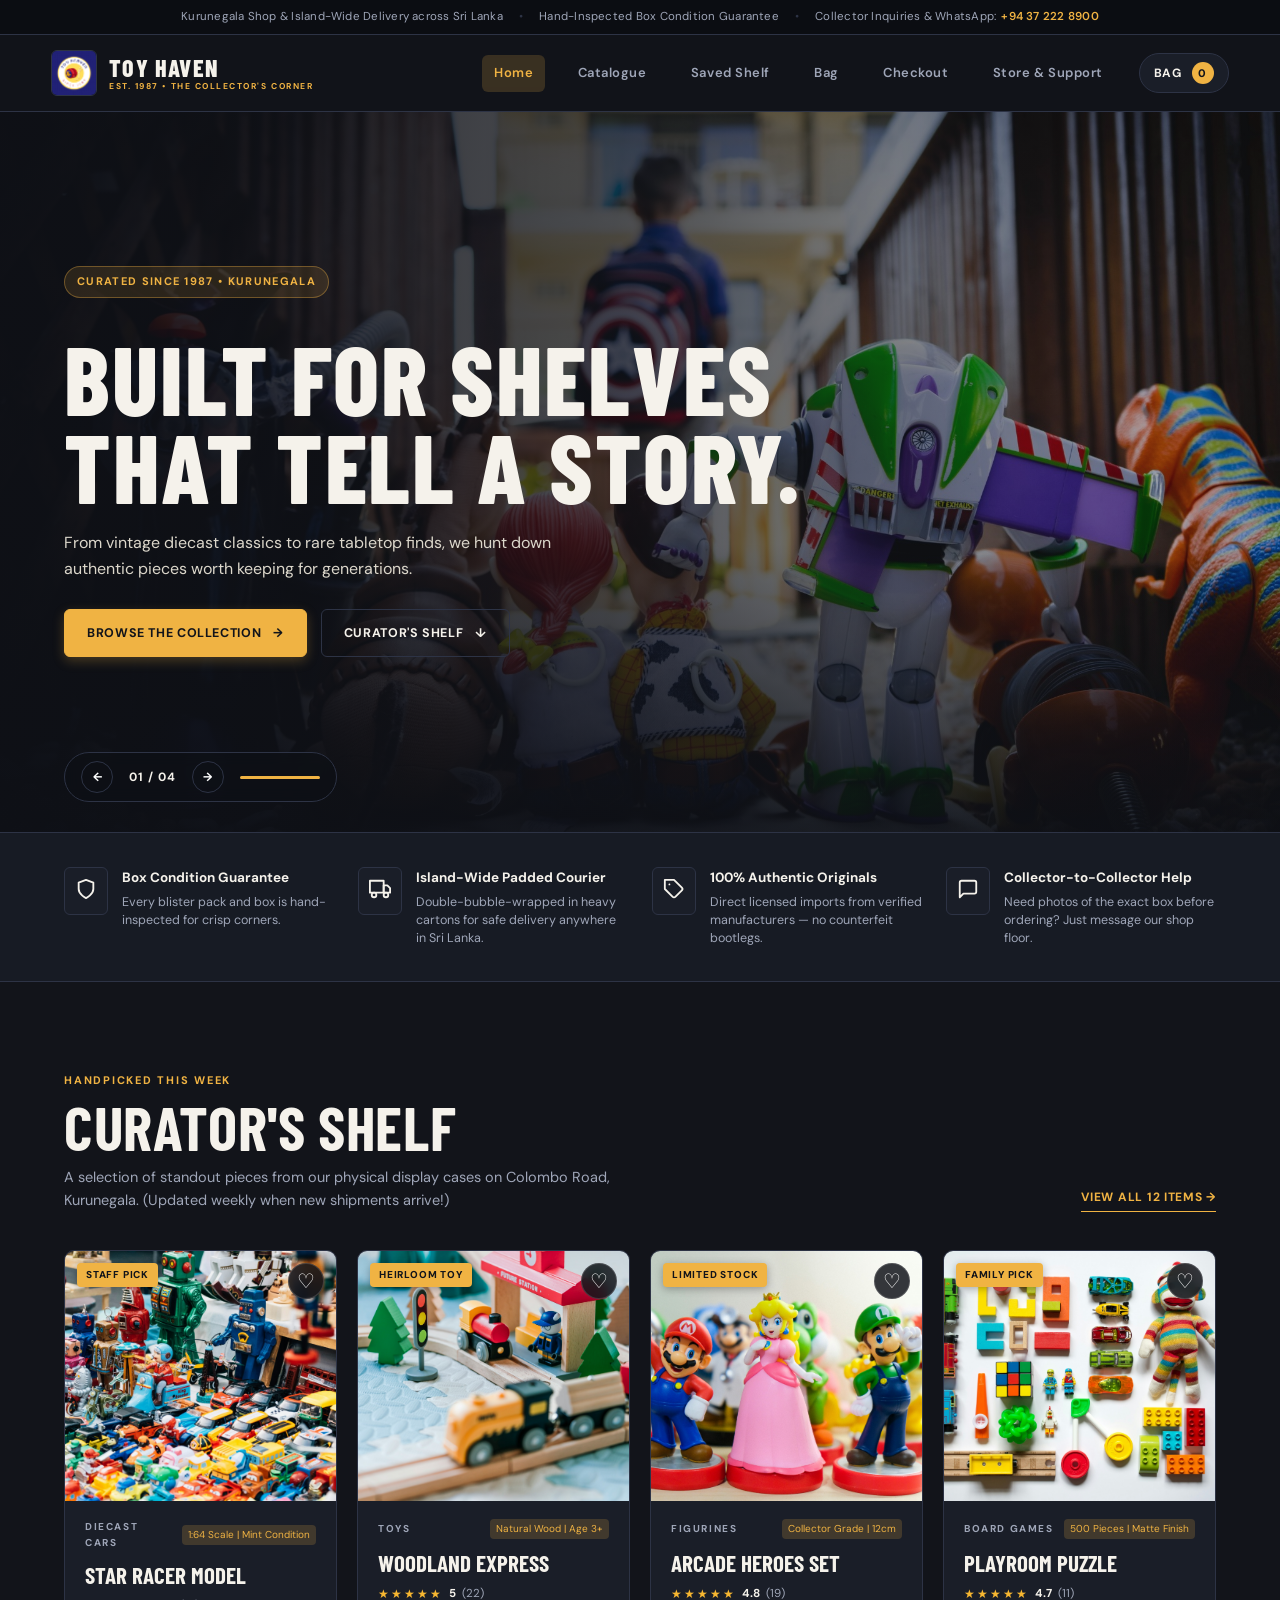
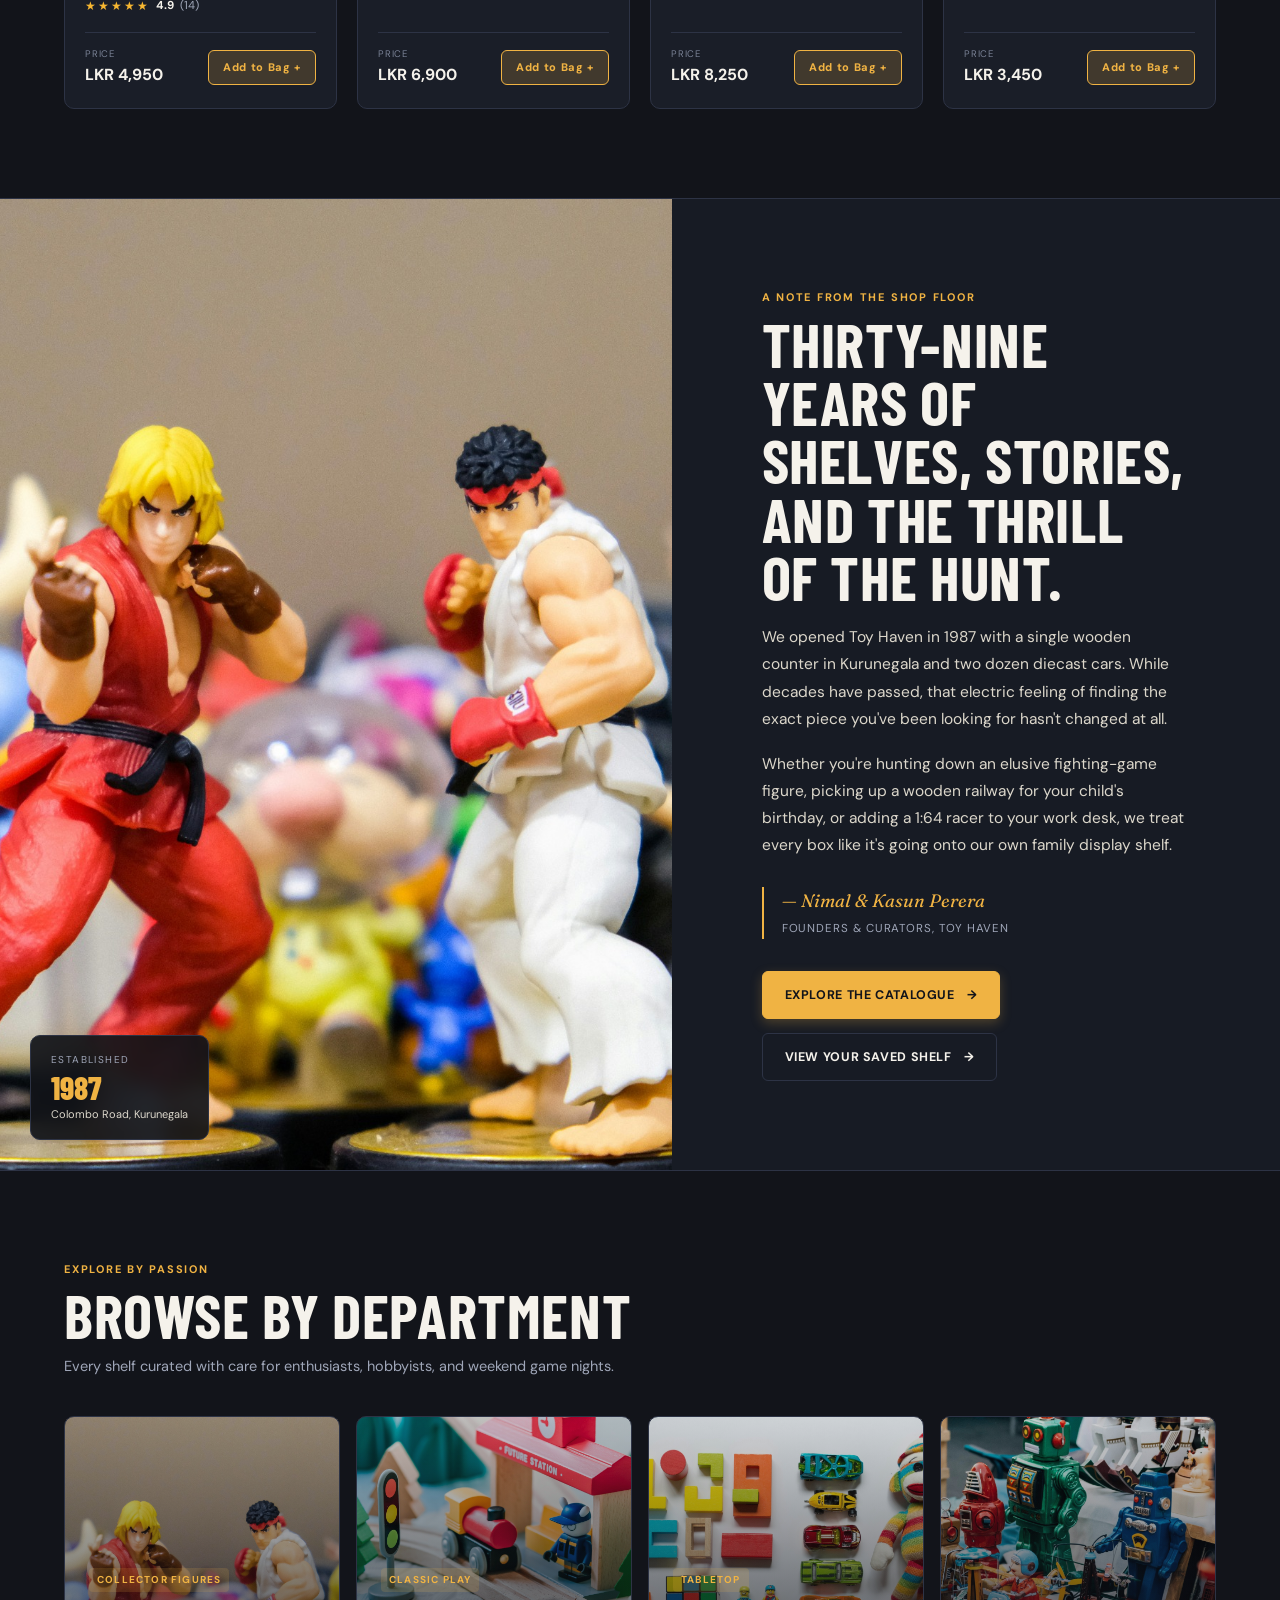
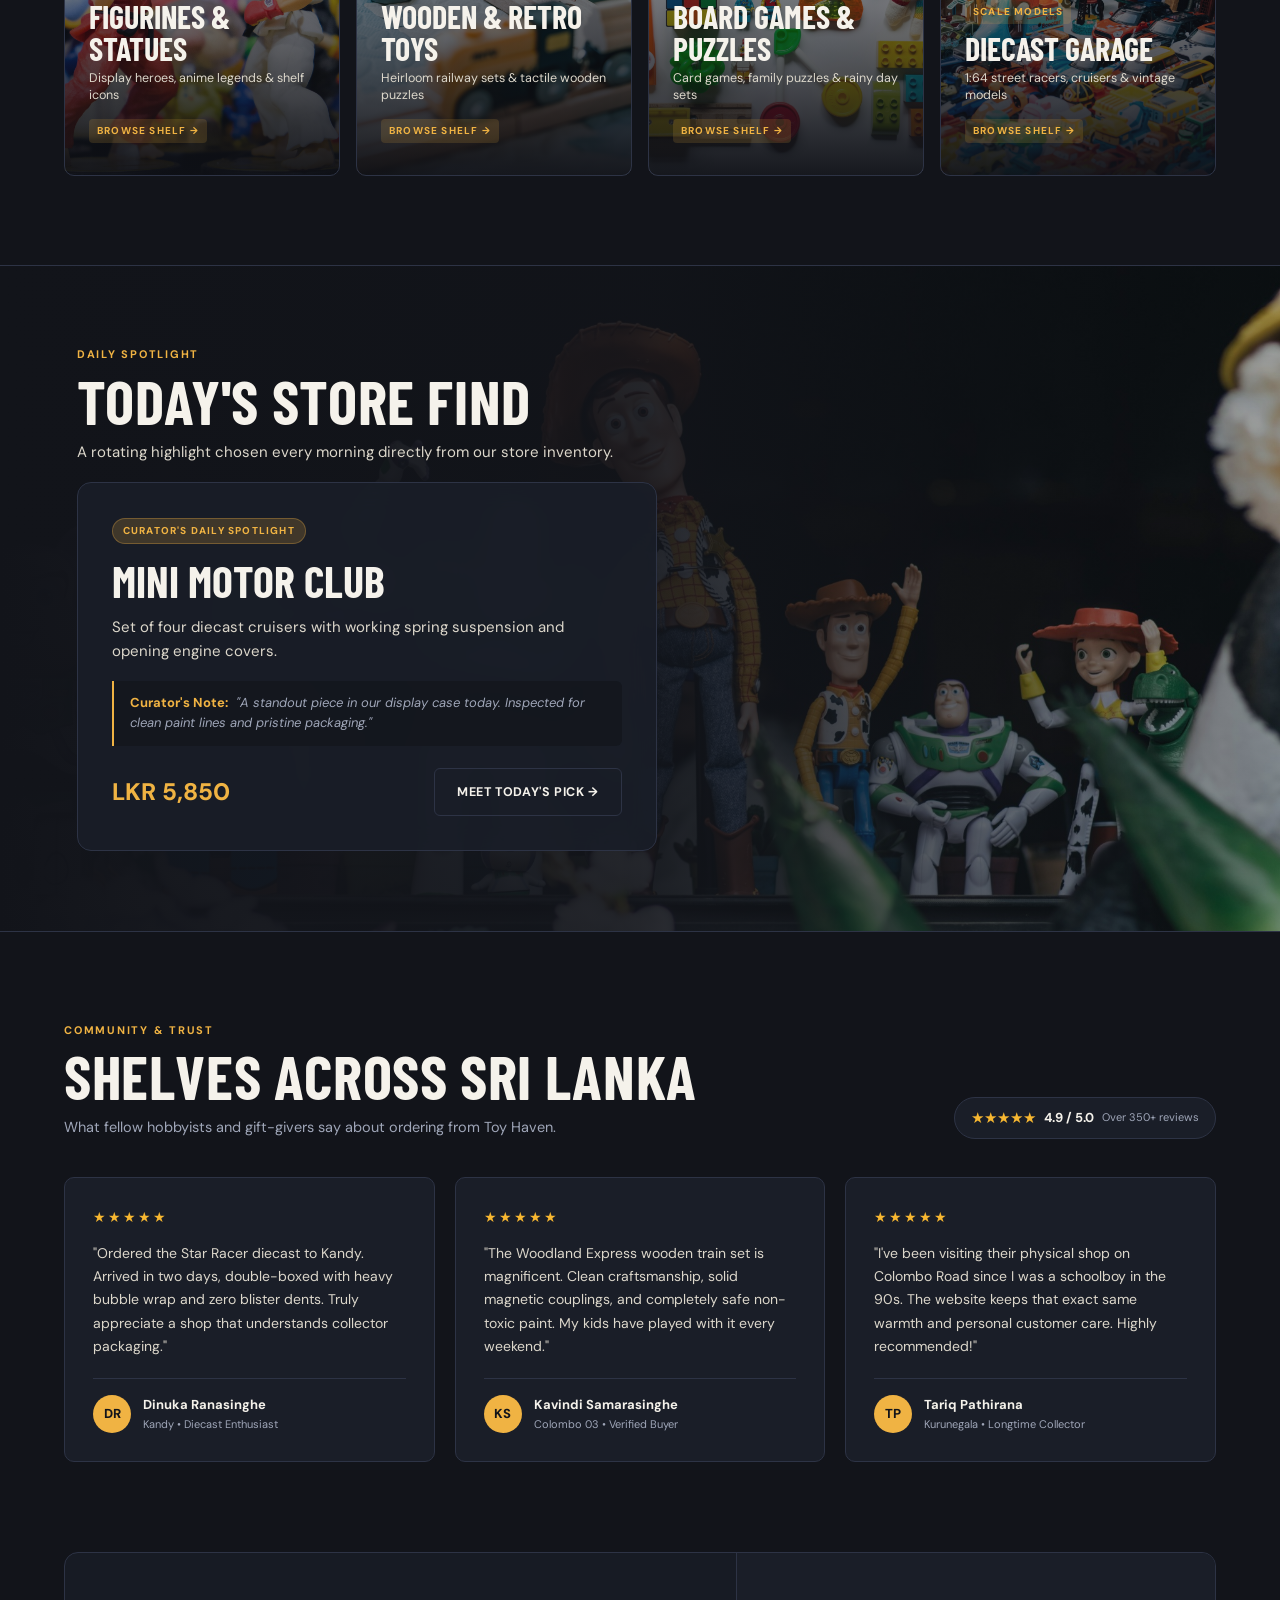
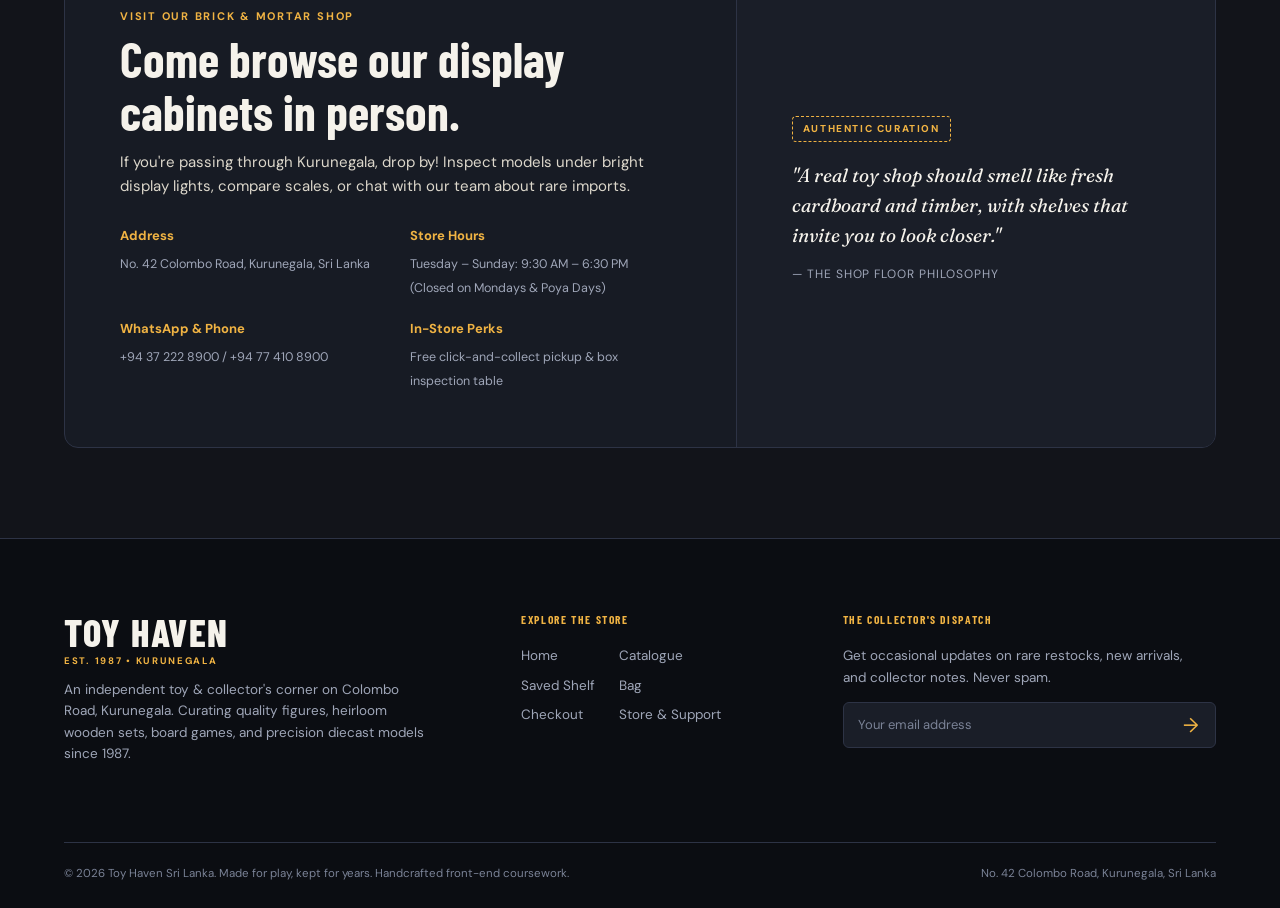
<file: index.html>
<!doctype html>
<html lang="en">
  <head>
    <meta charset="utf-8">
    <meta name="viewport" content="width=device-width, initial-scale=1">
    <meta name="theme-color" content="#12141a">
    <meta name="description" content="Toy Haven - Authentic collectible figures, wooden toys, board games, and precision diecast models. Established in 1987 in Kurunegala, Sri Lanka.">
    <title>Toy Haven | The Collector's Corner &bull; Est. 1987</title>

    <link rel="icon" type="image/png" href="assets/favicon.png">
    <link rel="manifest" href="manifest.webmanifest">
    <link rel="stylesheet" href="style.css">

    <script src="products-data.js" defer></script>
    <script src="script.js" defer></script>
  </head>

  <body data-page="index">
    <!-- Coursework note: Skip-link provided for WCAG keyboard accessibility / WAVE audit -->
    <a class="skip-link" href="#main">Skip to main content</a>

    <!-- Top Announcement Strip (Store details & local Sri Lanka contact) -->
    <aside class="top-announcement" aria-label="Store announcement">
      <div class="announcement-inner">
        <span>Kurunegala Shop &amp; Island-Wide Delivery across Sri Lanka</span>
        <span class="announcement-divider" aria-hidden="true">&bull;</span>
        <span>Hand-Inspected Box Condition Guarantee</span>
        <span class="announcement-divider" aria-hidden="true">&bull;</span>
        <span>Collector Inquiries &amp; WhatsApp: <strong>+94 37 222 8900</strong></span>
      </div>
    </aside>

    <!-- Site Header -->
    <header class="site-header">
      <div class="header-inner">
        <a class="brand" href="index.html" aria-label="Toy Haven Home">
          <img src="assets/logo.png" alt="Toy Haven emblem" width="46" height="46">
          <span>
            TOY HAVEN
            <small>Est. 1987 &bull; The Collector's Corner</small>
          </span>
        </a>

        <button class="menu-toggle" type="button" aria-expanded="false" aria-controls="main-nav" aria-label="Open navigation menu">
          <span></span>
          <span></span>
          <span></span>
        </button>

        <nav class="main-nav" id="main-nav" aria-label="Main navigation">
          <a href="index.html" class="active" aria-current="page">Home</a>
          <a href="products.html">Catalogue</a>
          <a href="wishlist.html">Saved Shelf</a>
          <a href="cart.html">Bag</a>
          <a href="checkout.html">Checkout</a>
          <a href="support.html">Store &amp; Support</a>
        </nav>

        <a class="header-cart" href="cart.html" aria-label="View shopping bag">
          <span>Bag</span>
          <strong id="cart-count">0</strong>
        </a>
      </div>
    </header>

    <main id="main">
      <!-- Story-Driven Hero Carousel (Auto-advances every 6.5s per Test Case 01; manual arrows per Test Case 02) -->
      <section class="hero" aria-label="Featured collections showcase">
        <!-- Slide 1 -->
        <div class="hero-slide is-active" style="--hero-image:url('assets/chris-hardy-H5Ffv4I5ZMI-unsplash.jpg')">
          <div class="hero-shade"></div>
          <div class="hero-content">
            <span class="hero-tag">Curated Since 1987 &bull; Kurunegala</span>
            <h1>Built for shelves<br>that tell a story.</h1>
            <p>From vintage diecast classics to rare tabletop finds, we hunt down authentic pieces worth keeping for generations.</p>
            <div class="hero-btn-group">
              <a class="button button-light" href="products.html">Browse the Collection <span>&rarr;</span></a>
              <a class="button button-outline" href="#curators-shelf">Curator's Shelf <span>&darr;</span></a>
            </div>
          </div>
        </div>

        <!-- Slide 2 -->
        <div class="hero-slide" style="--hero-image:url('assets/ryan-quintal-xioKwVlp5jE-unsplash.jpg')">
          <div class="hero-shade"></div>
          <div class="hero-content">
            <span class="hero-tag">Authentic Figurines</span>
            <h1>Characters with heart,<br>sculpted to last.</h1>
            <p>Hand-inspected display pieces with crisp paint sculpts and mint packaging, ready for pride of place on your shelf.</p>
            <div class="hero-btn-group">
              <a class="button button-light" href="products.html?category=Figurines">Shop Figurines <span>&rarr;</span></a>
            </div>
          </div>
        </div>

        <!-- Slide 3 -->
        <div class="hero-slide" style="--hero-image:url('assets/jerry-wang-qBrF1yu5Wys-unsplash.jpg')">
          <div class="hero-shade"></div>
          <div class="hero-content">
            <span class="hero-tag">Heirloom &amp; Wooden Toys</span>
            <h1>Genuine playtime<br>crafted to be passed down.</h1>
            <p>Solid natural beechwood railway sets, puzzles, and creative play sets that withstand years of family adventures.</p>
            <div class="hero-btn-group">
              <a class="button button-light" href="products.html?category=Toys">Shop Classic Toys <span>&rarr;</span></a>
            </div>
          </div>
        </div>

        <!-- Slide 4 -->
        <div class="hero-slide" style="--hero-image:url('assets/huy-hung-trinh-zoyBqT7ytLU-unsplash.jpg')">
          <div class="hero-shade"></div>
          <div class="hero-content">
            <span class="hero-tag">The Diecast Garage</span>
            <h1>Small scale racers,<br>timeless road legends.</h1>
            <p>Precision 1:64 scale metal models featuring authentic body lines, detailed wheels, and pristine display blister packs.</p>
            <div class="hero-btn-group">
              <a class="button button-light" href="products.html?category=Diecast%20Cars">Shop Diecast <span>&rarr;</span></a>
            </div>
          </div>
        </div>

        <!-- Carousel Navigation Controls -->
        <div class="hero-controls">
          <button id="hero-prev" type="button" aria-label="Previous banner slide">&larr;</button>
          <span id="hero-position">01 / 04</span>
          <button id="hero-next" type="button" aria-label="Next banner slide">&rarr;</button>
          <div class="hero-progress" aria-hidden="true">
            <span id="hero-progress-fill"></span>
          </div>
        </div>
      </section>

      <!-- Trust & Collector Care Strip (Clean SVG Icons) -->
      <section class="trust-strip" aria-label="Collector benefits and assurances">
        <div class="trust-grid">
          <div class="trust-item">
            <span class="trust-icon" aria-hidden="true">
              <svg viewBox="0 0 24 24" width="22" height="22" fill="none" stroke="currentColor" stroke-width="2" stroke-linecap="round" stroke-linejoin="round"><path d="M12 22s8-4 8-10V5l-8-3-8 3v7c0 6 8 10 8 10z"/></svg>
            </span>
            <div>
              <strong>Box Condition Guarantee</strong>
              <p>Every blister pack and box is hand-inspected for crisp corners.</p>
            </div>
          </div>
          <div class="trust-item">
            <span class="trust-icon" aria-hidden="true">
              <svg viewBox="0 0 24 24" width="22" height="22" fill="none" stroke="currentColor" stroke-width="2" stroke-linecap="round" stroke-linejoin="round"><rect x="1" y="3" width="15" height="13"/><polygon points="16 8 20 8 23 11 23 16 16 16 16 8"/><circle cx="5.5" cy="18.5" r="2.5"/><circle cx="18.5" cy="18.5" r="2.5"/></svg>
            </span>
            <div>
              <strong>Island-Wide Padded Courier</strong>
              <p>Double-bubble-wrapped in heavy cartons for safe delivery anywhere in Sri Lanka.</p>
            </div>
          </div>
          <div class="trust-item">
            <span class="trust-icon" aria-hidden="true">
              <svg viewBox="0 0 24 24" width="22" height="22" fill="none" stroke="currentColor" stroke-width="2" stroke-linecap="round" stroke-linejoin="round"><path d="M20.59 13.41l-7.17 7.17a2 2 0 0 1-2.83 0L2 12V2h10l8.59 8.59a2 2 0 0 1 0 2.82z"/><line x1="7" y1="7" x2="7.01" y2="7"/></svg>
            </span>
            <div>
              <strong>100% Authentic Originals</strong>
              <p>Direct licensed imports from verified manufacturers &mdash; no counterfeit bootlegs.</p>
            </div>
          </div>
          <div class="trust-item">
            <span class="trust-icon" aria-hidden="true">
              <svg viewBox="0 0 24 24" width="22" height="22" fill="none" stroke="currentColor" stroke-width="2" stroke-linecap="round" stroke-linejoin="round"><path d="M21 15a2 2 0 0 1-2 2H7l-4 4V5a2 2 0 0 1 2-2h14a2 2 0 0 1 2 2z"/></svg>
            </span>
            <div>
              <strong>Collector-to-Collector Help</strong>
              <p>Need photos of the exact box before ordering? Just message our shop floor.</p>
            </div>
          </div>
        </div>
      </section>

      <!-- Featured Shelf: first 4 items populated dynamically from products-data.js via initHome() -->
      <section class="section-wrap reveal" id="curators-shelf">
        <div class="section-heading">
          <div>
            <span class="eyebrow">Handpicked This Week</span>
            <h2>Curator's Shelf</h2>
            <p class="section-subtext">A selection of standout pieces from our physical display cases on Colombo Road, Kurunegala. (Updated weekly when new shipments arrive!)</p>
          </div>
          <a class="text-link" href="products.html">View all 12 items &rarr;</a>
        </div>
        <div class="product-grid" id="featured-grid"></div>
      </section>

      <!-- Founder's Editorial Story ("A Note from the Shop Floor") -->
      <section class="feature-editorial reveal" aria-label="About Toy Haven heritage">
        <div class="editorial-image" role="img" aria-label="Vintage collectibles and toy displays">
          <div class="editorial-badge">
            <span>Established</span>
            <strong>1987</strong>
            <small>Colombo Road, Kurunegala</small>
          </div>
        </div>
        <div class="editorial-copy">
          <span class="eyebrow">A Note from the Shop Floor</span>
          <h2>Thirty-nine years of shelves, stories, and the thrill of the hunt.</h2>
          <p>We opened Toy Haven in 1987 with a single wooden counter in Kurunegala and two dozen diecast cars. While decades have passed, that electric feeling of finding the exact piece you've been looking for hasn't changed at all.</p>
          <p>Whether you're hunting down an elusive fighting-game figure, picking up a wooden railway for your child's birthday, or adding a 1:64 racer to your work desk, we treat every box like it's going onto our own family display shelf.</p>
          <div class="founder-signature">
            <span class="signature-name">&mdash; Nimal &amp; Kasun Perera</span>
            <span class="signature-role">Founders &amp; Curators, Toy Haven</span>
          </div>
          <div class="editorial-actions">
            <a class="button button-primary" href="products.html">Explore the Catalogue <span>&rarr;</span></a>
            <a class="button button-outline" href="wishlist.html">View Your Saved Shelf <span>&rarr;</span></a>
          </div>
        </div>
      </section>

      <!-- Browse by Department (Categories) -->
      <section class="section-wrap reveal" aria-label="Product categories">
        <div class="section-heading">
          <div>
            <span class="eyebrow">Explore by Passion</span>
            <h2>Browse by Department</h2>
            <p class="section-subtext">Every shelf curated with care for enthusiasts, hobbyists, and weekend game nights.</p>
          </div>
        </div>

        <div class="category-grid">
          <a href="products.html?category=Figurines" class="category-card" style="--category-image:url('assets/ryan-quintal-Rt0fXXXvf4w-unsplash.jpg')">
            <span class="category-pill">Collector Figures</span>
            <strong>Figurines &amp; Statues</strong>
            <p>Display heroes, anime legends &amp; shelf icons</p>
            <span class="category-action">Browse Shelf &rarr;</span>
          </a>

          <a href="products.html?category=Toys" class="category-card" style="--category-image:url('assets/jerry-wang-qBrF1yu5Wys-unsplash.jpg')">
            <span class="category-pill">Classic Play</span>
            <strong>Wooden &amp; Retro Toys</strong>
            <p>Heirloom railway sets &amp; tactile wooden puzzles</p>
            <span class="category-action">Browse Shelf &rarr;</span>
          </a>

          <a href="products.html?category=Board%20Games" class="category-card" style="--category-image:url('assets/vanessa-bucceri-gDiRwIYAMA8-unsplash.jpg')">
            <span class="category-pill">Tabletop</span>
            <strong>Board Games &amp; Puzzles</strong>
            <p>Card games, family puzzles &amp; rainy day sets</p>
            <span class="category-action">Browse Shelf &rarr;</span>
          </a>

          <a href="products.html?category=Diecast%20Cars" class="category-card" style="--category-image:url('assets/huy-hung-trinh-zoyBqT7ytLU-unsplash.jpg')">
            <span class="category-pill">Scale Models</span>
            <strong>Diecast Garage</strong>
            <p>1:64 street racers, cruisers &amp; vintage models</p>
            <span class="category-action">Browse Shelf &rarr;</span>
          </a>
        </div>
      </section>

      <!-- Daily Spotlight Feature -->
      <section class="daily-feature reveal" aria-label="Curator's daily spotlight product">
        <div class="daily-container">
          <div class="daily-heading-group">
            <span class="eyebrow">Daily Spotlight</span>
            <h2>Today's Store Find</h2>
            <p class="section-subtext">A rotating highlight chosen every morning directly from our store inventory.</p>
          </div>
          <div id="daily-product"></div>
        </div>
      </section>

      <!-- Community Reviews Section -->
      <section class="section-wrap reveal community-section" aria-label="Customer reviews and feedback">
        <div class="section-heading">
          <div>
            <span class="eyebrow">Community &amp; Trust</span>
            <h2>Shelves Across Sri Lanka</h2>
            <p class="section-subtext">What fellow hobbyists and gift-givers say about ordering from Toy Haven.</p>
          </div>
          <div class="review-aggregate-badge">
            <span class="stars" aria-hidden="true">&#9733;&#9733;&#9733;&#9733;&#9733;</span>
            <strong>4.9 / 5.0</strong>
            <small>Over 350+ reviews</small>
          </div>
        </div>

        <div class="testimonials-grid">
          <div class="testimonial-card">
            <div class="testimonial-stars" role="img" aria-label="5 out of 5 stars">&#9733;&#9733;&#9733;&#9733;&#9733;</div>
            <blockquote>"Ordered the Star Racer diecast to Kandy. Arrived in two days, double-boxed with heavy bubble wrap and zero blister dents. Truly appreciate a shop that understands collector packaging."</blockquote>
            <div class="testimonial-author">
              <div class="avatar" aria-hidden="true">DR</div>
              <div>
                <strong>Dinuka Ranasinghe</strong>
                <span>Kandy &bull; Diecast Enthusiast</span>
              </div>
            </div>
          </div>

          <div class="testimonial-card">
            <div class="testimonial-stars" role="img" aria-label="5 out of 5 stars">&#9733;&#9733;&#9733;&#9733;&#9733;</div>
            <blockquote>"The Woodland Express wooden train set is magnificent. Clean craftsmanship, solid magnetic couplings, and completely safe non-toxic paint. My kids have played with it every weekend."</blockquote>
            <div class="testimonial-author">
              <div class="avatar" aria-hidden="true">KS</div>
              <div>
                <strong>Kavindi Samarasinghe</strong>
                <span>Colombo 03 &bull; Verified Buyer</span>
              </div>
            </div>
          </div>

          <div class="testimonial-card">
            <div class="testimonial-stars" role="img" aria-label="5 out of 5 stars">&#9733;&#9733;&#9733;&#9733;&#9733;</div>
            <blockquote>"I've been visiting their physical shop on Colombo Road since I was a schoolboy in the 90s. The website keeps that exact same warmth and personal customer care. Highly recommended!"</blockquote>
            <div class="testimonial-author">
              <div class="avatar" aria-hidden="true">TP</div>
              <div>
                <strong>Tariq Pathirana</strong>
                <span>Kurunegala &bull; Longtime Collector</span>
              </div>
            </div>
          </div>
        </div>
      </section>

      <!-- Physical Store Location Card -->
      <section class="section-wrap store-location-wrap reveal" aria-label="Physical shop location and hours">
        <div class="store-location-card">
          <div class="location-details">
            <span class="eyebrow">Visit Our Brick &amp; Mortar Shop</span>
            <h2>Come browse our display cabinets in person.</h2>
            <p>If you're passing through Kurunegala, drop by! Inspect models under bright display lights, compare scales, or chat with our team about rare imports.</p>

            <div class="store-specs-grid">
              <div class="spec-block">
                <strong>Address</strong>
                <span>No. 42 Colombo Road, Kurunegala, Sri Lanka</span>
              </div>
              <div class="spec-block">
                <strong>Store Hours</strong>
                <span>Tuesday &ndash; Sunday: 9:30 AM &ndash; 6:30 PM<br>(Closed on Mondays &amp; Poya Days)</span>
              </div>
              <div class="spec-block">
                <strong>WhatsApp &amp; Phone</strong>
                <span>+94 37 222 8900 / +94 77 410 8900</span>
              </div>
              <div class="spec-block">
                <strong>In-Store Perks</strong>
                <span>Free click-and-collect pickup &amp; box inspection table</span>
              </div>
            </div>
          </div>
          <div class="store-quote-box">
            <div class="quote-stamp">AUTHENTIC CURATION</div>
            <p>"A real toy shop should smell like fresh cardboard and timber, with shelves that invite you to look closer."</p>
            <span>&mdash; The Shop Floor Philosophy</span>
          </div>
        </div>
      </section>
    </main>

    <!-- Site Footer -->
    <footer class="site-footer">
      <div class="footer-grid">
        <div>
          <a class="footer-brand" href="index.html">TOY HAVEN<span>EST. 1987 &bull; KURUNEGALA</span></a>
          <p>An independent toy &amp; collector's corner on Colombo Road, Kurunegala. Curating quality figures, heirloom wooden sets, board games, and precision diecast models since 1987.</p>
        </div>

        <div>
          <h2>Explore the Store</h2>
          <nav aria-label="Footer navigation">
            <a href="index.html">Home</a>
            <a href="products.html">Catalogue</a>
            <a href="wishlist.html">Saved Shelf</a>
            <a href="cart.html">Bag</a>
            <a href="checkout.html">Checkout</a>
            <a href="support.html">Store &amp; Support</a>
          </nav>
        </div>

        <div>
          <h2>The Collector's Dispatch</h2>
          <p>Get occasional updates on rare restocks, new arrivals, and collector notes. Never spam.</p>
          <form id="newsletter-form" novalidate>
            <label for="newsletter-email" class="sr-only">Email address</label>
            <div class="newsletter-input">
              <input id="newsletter-email" name="email" type="email" placeholder="Your email address" required>
              <button type="submit" aria-label="Subscribe to newsletter">&rarr;</button>
            </div>
            <p class="form-message" id="newsletter-message" role="status"></p>
          </form>
        </div>
      </div>

      <div class="footer-bottom">
        <span>&copy; 2026 Toy Haven Sri Lanka. Made for play, kept for years. Handcrafted front-end coursework.</span>
        <span>No. 42 Colombo Road, Kurunegala, Sri Lanka</span>
      </div>
    </footer>

    <!-- Toast Notification -->
    <div class="toast" id="toast" role="status" aria-live="polite"></div>
  </body>
</html>
</file>
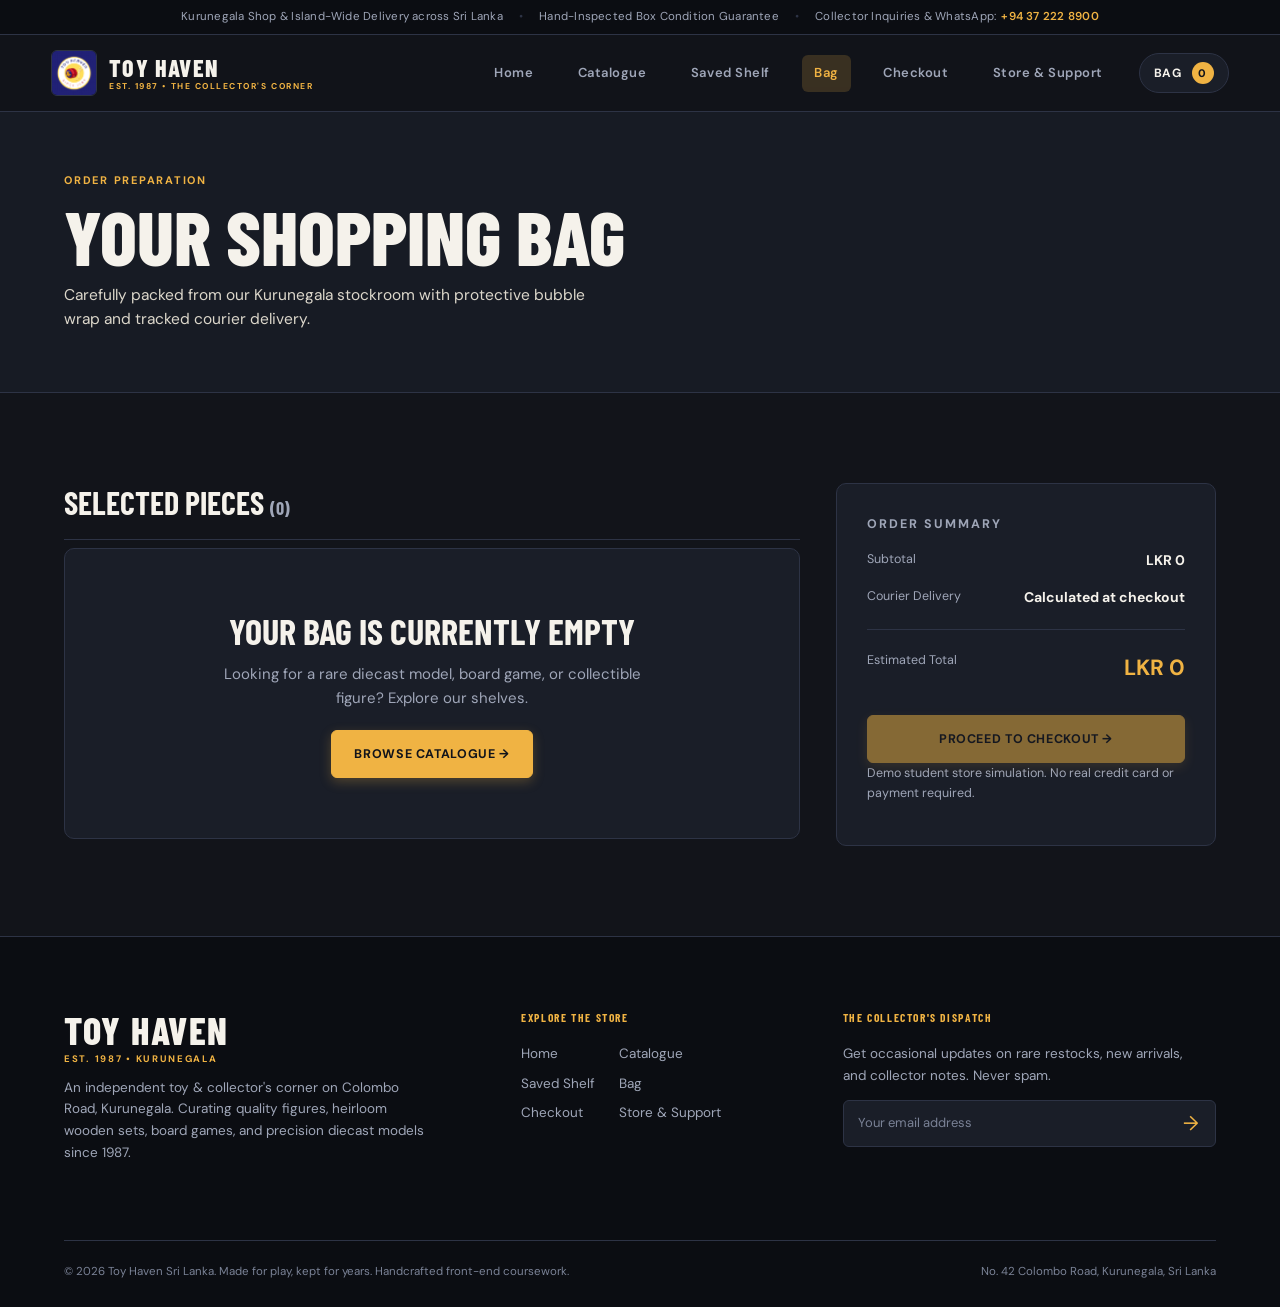
<file: cart.html>
<!doctype html>
<html lang="en">
  <head>
    <meta charset="utf-8">
    <meta name="viewport" content="width=device-width, initial-scale=1">
    <meta name="theme-color" content="#12141a">
    <meta name="description" content="View your Toy Haven bag, adjust quantities, and review order totals.">
    <title>Shopping Bag | Toy Haven &bull; Est. 1987</title>

    <link rel="icon" type="image/png" href="assets/favicon.png">
    <link rel="manifest" href="manifest.webmanifest">
    <link rel="stylesheet" href="style.css">

    <script src="products-data.js" defer></script>
    <script src="script.js" defer></script>
  </head>

  <body data-page="cart">
    <a class="skip-link" href="#main">Skip to main content</a>

    <!-- Top Announcement Strip -->
    <aside class="top-announcement" aria-label="Store announcement">
      <div class="announcement-inner">
        <span>Kurunegala Shop &amp; Island-Wide Delivery across Sri Lanka</span>
        <span class="announcement-divider" aria-hidden="true">&bull;</span>
        <span>Hand-Inspected Box Condition Guarantee</span>
        <span class="announcement-divider" aria-hidden="true">&bull;</span>
        <span>Collector Inquiries &amp; WhatsApp: <strong>+94 37 222 8900</strong></span>
      </div>
    </aside>

    <!-- Site Header -->
    <header class="site-header">
      <div class="header-inner">
        <a class="brand" href="index.html" aria-label="Toy Haven Home">
          <img src="assets/logo.png" alt="Toy Haven emblem" width="46" height="46">
          <span>
            TOY HAVEN
            <small>Est. 1987 &bull; The Collector's Corner</small>
          </span>
        </a>

        <button class="menu-toggle" type="button" aria-expanded="false" aria-controls="main-nav" aria-label="Open navigation menu">
          <span></span>
          <span></span>
          <span></span>
        </button>

        <nav class="main-nav" id="main-nav" aria-label="Main navigation">
          <a href="index.html">Home</a>
          <a href="products.html">Catalogue</a>
          <a href="wishlist.html">Saved Shelf</a>
          <a href="cart.html" class="active" aria-current="page">Bag</a>
          <a href="checkout.html">Checkout</a>
          <a href="support.html">Store &amp; Support</a>
        </nav>

        <a class="header-cart" href="cart.html" aria-label="View shopping bag">
          <span>Bag</span>
          <strong id="cart-count">0</strong>
        </a>
      </div>
    </header>

    <main id="main">
      <!-- Cart Banner -->
      <section class="page-banner compact-banner" aria-label="Shopping bag banner">
        <div>
          <span class="eyebrow">Order Preparation</span>
          <h1>Your Shopping Bag</h1>
          <p>Carefully packed from our Kurunegala stockroom with protective bubble wrap and tracked courier delivery.</p>
        </div>
      </section>

      <!-- Cart Content & Order Summary -->
      <section class="section-wrap">
        <div class="cart-layout">
          <div>
            <div class="cart-title">
              <h2>Selected Pieces <span id="cart-items-label"></span></h2>
              <button id="clear-cart" class="subtle-button" type="button">Empty bag</button>
            </div>

            <!-- Cart rows rendered by script.js -->
            <div id="cart-items"></div>

            <div id="cart-empty" class="empty-panel" hidden>
              <h3>Your bag is currently empty</h3>
              <p>Looking for a rare diecast model, board game, or collectible figure? Explore our shelves.</p>
              <a href="products.html" class="button button-light">Browse Catalogue &rarr;</a>
            </div>
          </div>

          <!-- Order Summary Sidebar -->
          <aside class="summary-panel" aria-label="Order cost summary">
            <span class="eyebrow">Order Summary</span>
            <div>
              <span>Subtotal</span>
              <strong id="cart-subtotal">LKR 0</strong>
            </div>
            <div>
              <span>Courier Delivery</span>
              <strong>Calculated at checkout</strong>
            </div>
            <hr>
            <div class="summary-total">
              <span>Estimated Total</span>
              <strong id="cart-total">LKR 0</strong>
            </div>
            <a id="checkout-link" class="button button-light full-width" href="checkout.html">Proceed to Checkout &rarr;</a>
            <p>Demo student store simulation. No real credit card or payment required.</p>
          </aside>
        </div>
      </section>
    </main>

    <!-- Site Footer -->
    <footer class="site-footer">
      <div class="footer-grid">
        <div>
          <a class="footer-brand" href="index.html">TOY HAVEN<span>EST. 1987 &bull; KURUNEGALA</span></a>
          <p>An independent toy &amp; collector's corner on Colombo Road, Kurunegala. Curating quality figures, heirloom wooden sets, board games, and precision diecast models since 1987.</p>
        </div>

        <div>
          <h2>Explore the Store</h2>
          <nav aria-label="Footer navigation">
            <a href="index.html">Home</a>
            <a href="products.html">Catalogue</a>
            <a href="wishlist.html">Saved Shelf</a>
            <a href="cart.html">Bag</a>
            <a href="checkout.html">Checkout</a>
            <a href="support.html">Store &amp; Support</a>
          </nav>
        </div>

        <div>
          <h2>The Collector's Dispatch</h2>
          <p>Get occasional updates on rare restocks, new arrivals, and collector notes. Never spam.</p>
          <form id="newsletter-form" novalidate>
            <label for="newsletter-email" class="sr-only">Email address</label>
            <div class="newsletter-input">
              <input id="newsletter-email" name="email" type="email" placeholder="Your email address" required>
              <button type="submit" aria-label="Subscribe to newsletter">&rarr;</button>
            </div>
            <p class="form-message" id="newsletter-message" role="status"></p>
          </form>
        </div>
      </div>

      <div class="footer-bottom">
        <span>&copy; 2026 Toy Haven Sri Lanka. Made for play, kept for years. Handcrafted front-end coursework.</span>
        <span>No. 42 Colombo Road, Kurunegala, Sri Lanka</span>
      </div>
    </footer>

    <!-- Toast Notification -->
    <div class="toast" id="toast" role="status" aria-live="polite"></div>
  </body>
</html>
</file>
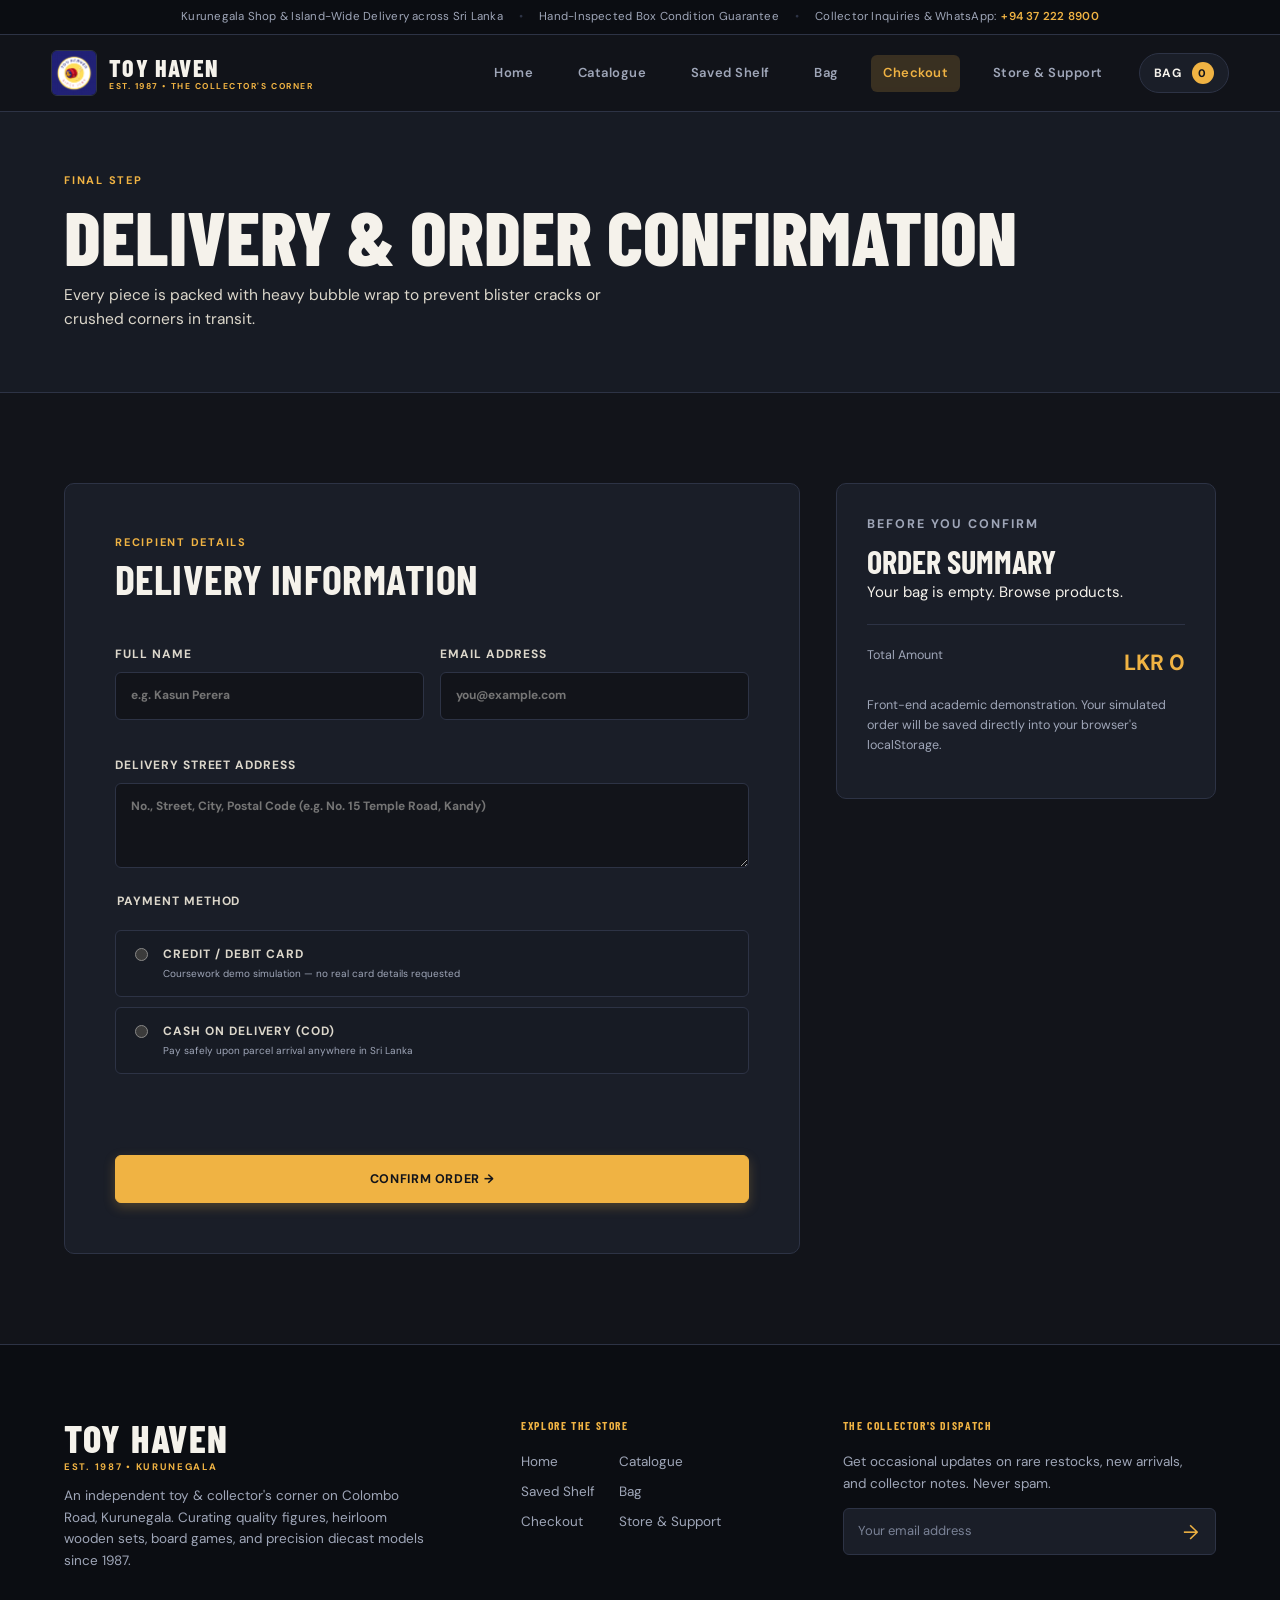
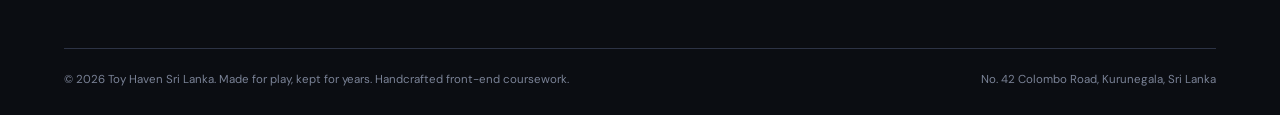
<file: checkout.html>
<!doctype html>
<html lang="en">
  <head>
    <meta charset="utf-8">
    <meta name="viewport" content="width=device-width, initial-scale=1">
    <meta name="theme-color" content="#12141a">
    <meta name="description" content="Complete your Toy Haven order with secure demo checkout and island-wide delivery.">
    <title>Checkout | Toy Haven &bull; Est. 1987</title>

    <link rel="icon" type="image/png" href="assets/favicon.png">
    <link rel="manifest" href="manifest.webmanifest">
    <link rel="stylesheet" href="style.css">

    <script src="products-data.js" defer></script>
    <script src="script.js" defer></script>
  </head>

  <body data-page="checkout">
    <a class="skip-link" href="#main">Skip to main content</a>

    <!-- Top Announcement Strip -->
    <aside class="top-announcement" aria-label="Store announcement">
      <div class="announcement-inner">
        <span>Kurunegala Shop &amp; Island-Wide Delivery across Sri Lanka</span>
        <span class="announcement-divider" aria-hidden="true">&bull;</span>
        <span>Hand-Inspected Box Condition Guarantee</span>
        <span class="announcement-divider" aria-hidden="true">&bull;</span>
        <span>Collector Inquiries &amp; WhatsApp: <strong>+94 37 222 8900</strong></span>
      </div>
    </aside>

    <!-- Site Header -->
    <header class="site-header">
      <div class="header-inner">
        <a class="brand" href="index.html" aria-label="Toy Haven Home">
          <img src="assets/logo.png" alt="Toy Haven emblem" width="46" height="46">
          <span>
            TOY HAVEN
            <small>Est. 1987 &bull; The Collector's Corner</small>
          </span>
        </a>

        <button class="menu-toggle" type="button" aria-expanded="false" aria-controls="main-nav" aria-label="Open navigation menu">
          <span></span>
          <span></span>
          <span></span>
        </button>

        <nav class="main-nav" id="main-nav" aria-label="Main navigation">
          <a href="index.html">Home</a>
          <a href="products.html">Catalogue</a>
          <a href="wishlist.html">Saved Shelf</a>
          <a href="cart.html">Bag</a>
          <a href="checkout.html" class="active" aria-current="page">Checkout</a>
          <a href="support.html">Store &amp; Support</a>
        </nav>

        <a class="header-cart" href="cart.html" aria-label="View shopping bag">
          <span>Bag</span>
          <strong id="cart-count">0</strong>
        </a>
      </div>
    </header>

    <main id="main">
      <!-- Checkout Banner -->
      <section class="page-banner compact-banner" aria-label="Checkout banner">
        <div>
          <span class="eyebrow">Final Step</span>
          <h1>Delivery &amp; Order Confirmation</h1>
          <p>Every piece is packed with heavy bubble wrap to prevent blister cracks or crushed corners in transit.</p>
        </div>
      </section>

      <!-- Checkout Layout -->
      <section class="section-wrap">
        <div class="checkout-layout" id="checkout-layout">
          <!-- Delivery Form -->
          <form id="checkout-form" class="form-card" novalidate>
            <span class="eyebrow">Recipient Details</span>
            <h2>Delivery Information</h2>

            <div class="field-grid">
              <label>
                Full Name
                <input name="fullName" autocomplete="name" required minlength="2" placeholder="e.g. Kasun Perera">
              </label>

              <label>
                Email Address
                <input name="email" type="email" autocomplete="email" required placeholder="you@example.com">
              </label>
            </div>

            <label>
              Delivery Street Address
              <textarea name="address" autocomplete="street-address" required minlength="10" rows="3" placeholder="No., Street, City, Postal Code (e.g. No. 15 Temple Road, Kandy)"></textarea>
            </label>

            <fieldset>
              <legend>Payment Method</legend>

              <label class="radio-choice">
                <input type="radio" name="payment" value="Card" required>
                <span>Credit / Debit Card <small>Coursework demo simulation &mdash; no real card details requested</small></span>
              </label>

              <label class="radio-choice">
                <input type="radio" name="payment" value="Cash on Delivery">
                <span>Cash on Delivery (COD) <small>Pay safely upon parcel arrival anywhere in Sri Lanka</small></span>
              </label>
            </fieldset>

            <p class="form-message" id="checkout-message" role="alert"></p>

            <button class="button button-light full-width" type="submit">Confirm Order &rarr;</button>
          </form>

          <!-- Order Summary Sidebar -->
          <aside class="summary-panel" aria-label="Order summary breakdown">
            <span class="eyebrow">Before You Confirm</span>
            <h2>Order Summary</h2>

            <div id="checkout-items"></div>

            <hr>

            <div class="summary-total">
              <span>Total Amount</span>
              <strong id="checkout-total">LKR 0</strong>
            </div>

            <p>Front-end academic demonstration. Your simulated order will be saved directly into your browser's localStorage.</p>
          </aside>
        </div>

        <!-- Success Message Panel -->
        <div id="order-success" class="success-panel" hidden>
          <div class="success-symbol" aria-hidden="true">&#10003;</div>
          <span class="eyebrow">Order Successfully Recorded</span>
          <h2>Thank you for your order!</h2>
          <p>Your demo order has been logged into your browser history. If this were a live shop, Kasun and our shop floor team would begin bubble-wrapping your items right now.</p>
          <a href="products.html" class="button button-light">Return to Catalogue &rarr;</a>
        </div>
      </section>
    </main>

    <!-- Site Footer -->
    <footer class="site-footer">
      <div class="footer-grid">
        <div>
          <a class="footer-brand" href="index.html">TOY HAVEN<span>EST. 1987 &bull; KURUNEGALA</span></a>
          <p>An independent toy &amp; collector's corner on Colombo Road, Kurunegala. Curating quality figures, heirloom wooden sets, board games, and precision diecast models since 1987.</p>
        </div>

        <div>
          <h2>Explore the Store</h2>
          <nav aria-label="Footer navigation">
            <a href="index.html">Home</a>
            <a href="products.html">Catalogue</a>
            <a href="wishlist.html">Saved Shelf</a>
            <a href="cart.html">Bag</a>
            <a href="checkout.html">Checkout</a>
            <a href="support.html">Store &amp; Support</a>
          </nav>
        </div>

        <div>
          <h2>The Collector's Dispatch</h2>
          <p>Get occasional updates on rare restocks, new arrivals, and collector notes. Never spam.</p>
          <form id="newsletter-form" novalidate>
            <label for="newsletter-email" class="sr-only">Email address</label>
            <div class="newsletter-input">
              <input id="newsletter-email" name="email" type="email" placeholder="Your email address" required>
              <button type="submit" aria-label="Subscribe to newsletter">&rarr;</button>
            </div>
            <p class="form-message" id="newsletter-message" role="status"></p>
          </form>
        </div>
      </div>

      <div class="footer-bottom">
        <span>&copy; 2026 Toy Haven Sri Lanka. Made for play, kept for years. Handcrafted front-end coursework.</span>
        <span>No. 42 Colombo Road, Kurunegala, Sri Lanka</span>
      </div>
    </footer>

    <!-- Toast Notification -->
    <div class="toast" id="toast" role="status" aria-live="polite"></div>
  </body>
</html>
</file>
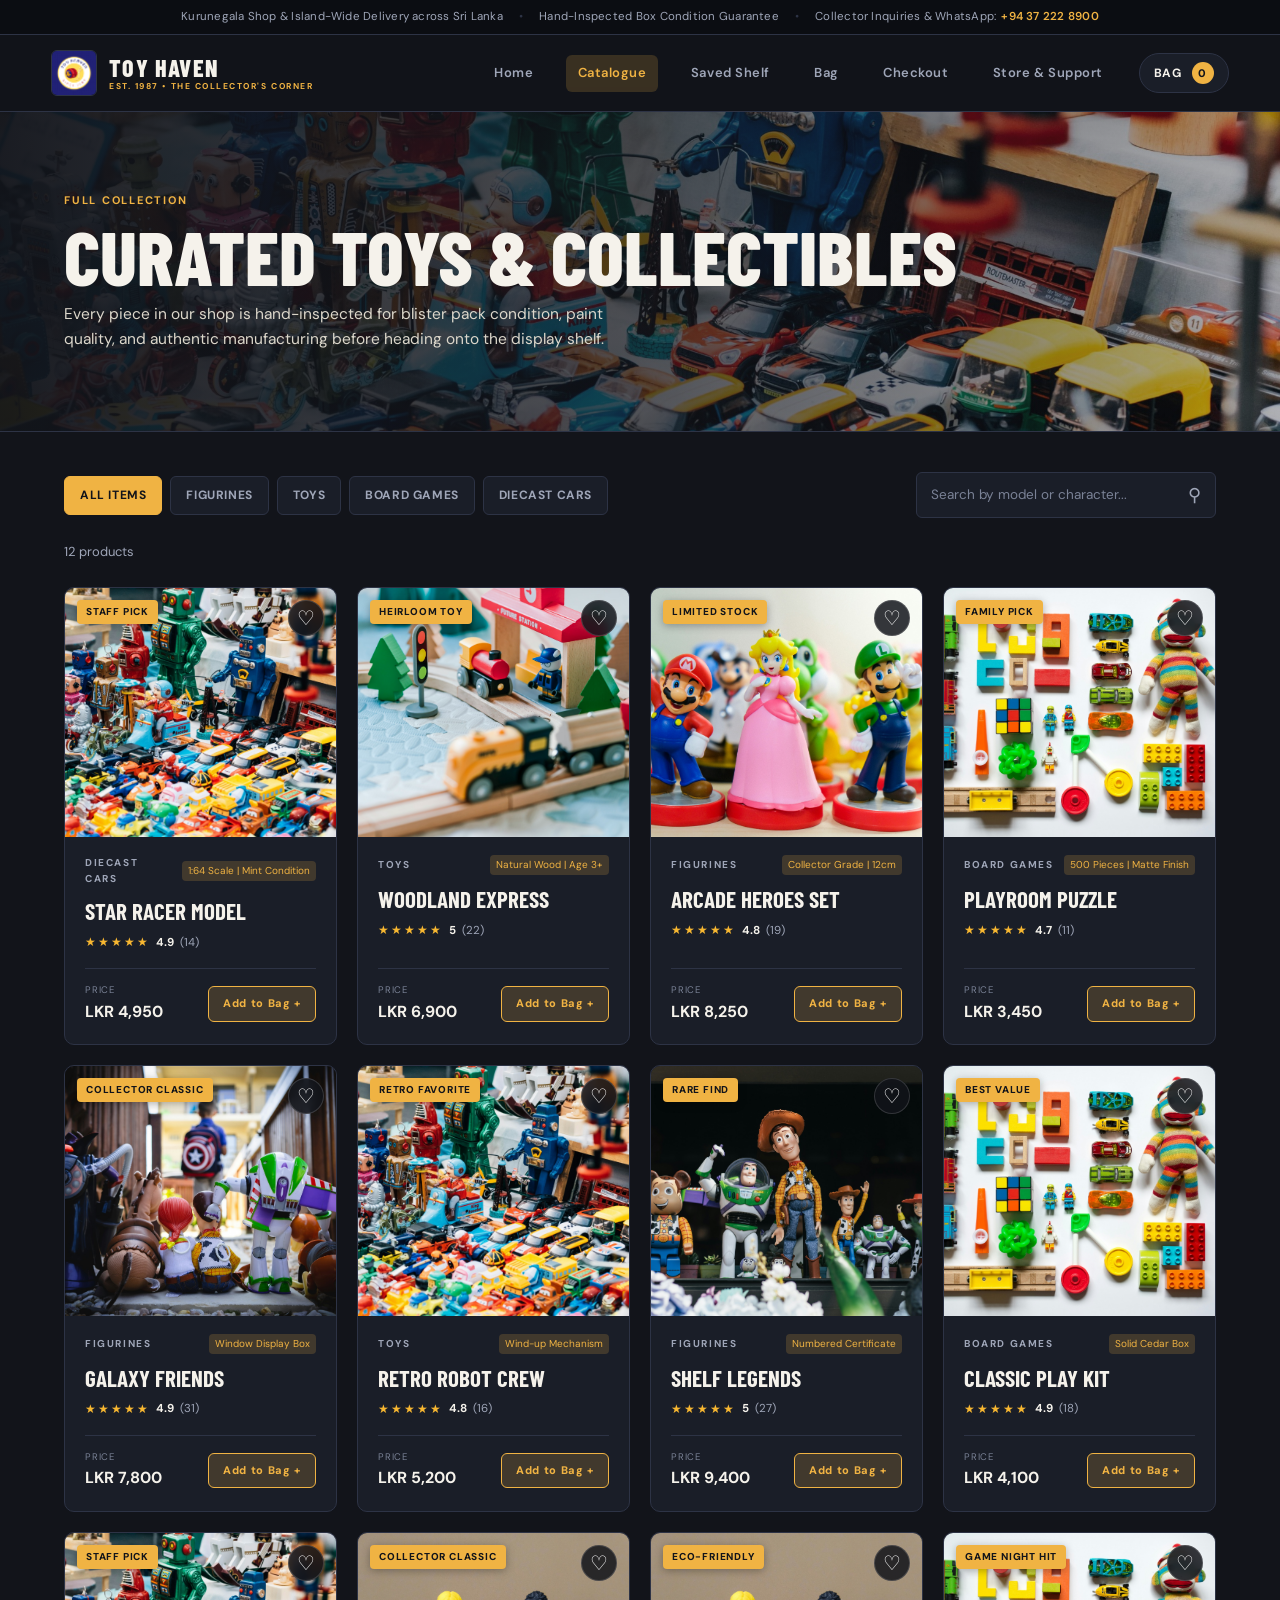
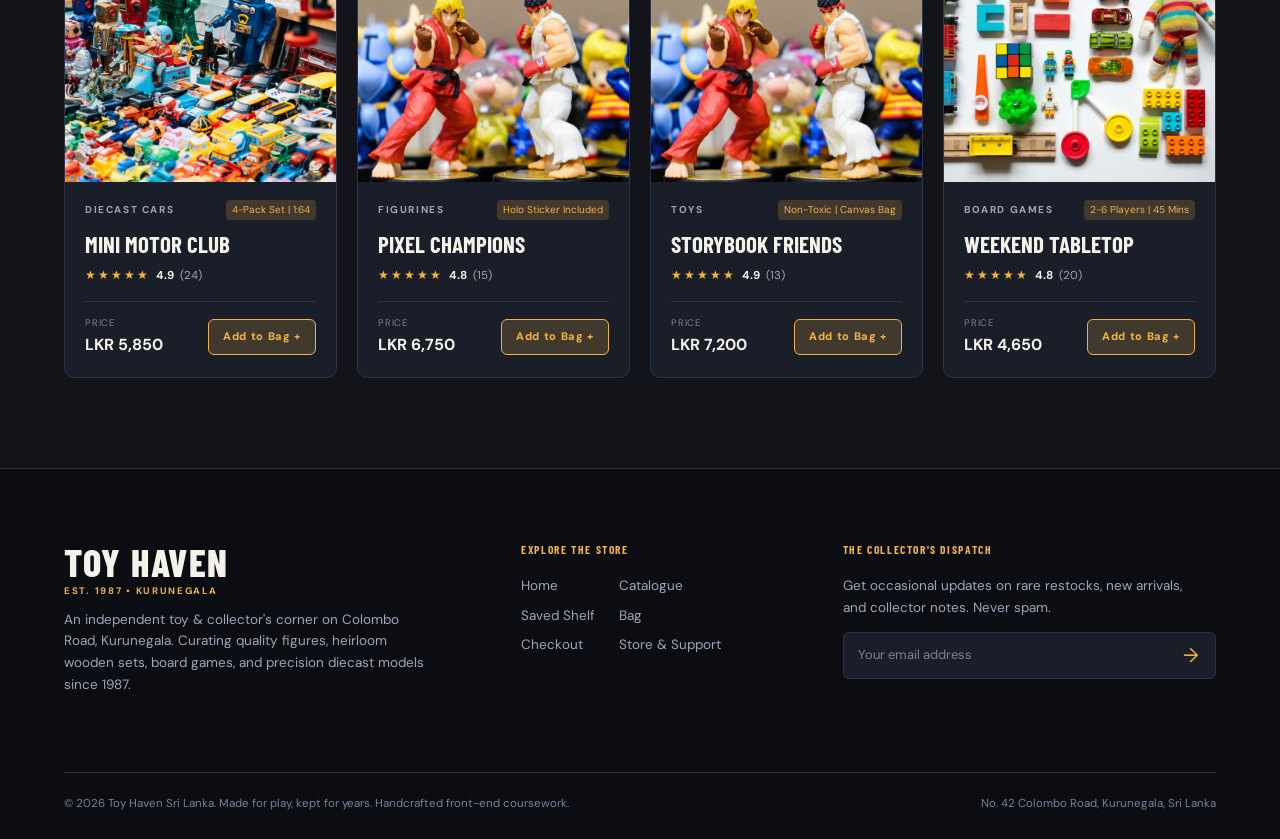
<file: products.html>
<!doctype html>
<html lang="en">
  <head>
    <meta charset="utf-8">
    <meta name="viewport" content="width=device-width, initial-scale=1">
    <meta name="theme-color" content="#12141a">
    <meta name="description" content="Browse authentic figurines, heirloom wooden toys, family board games, and 1:64 diecast models at Toy Haven.">
    <title>Store Catalogue | Toy Haven &bull; Est. 1987</title>

    <link rel="icon" type="image/png" href="assets/favicon.png">
    <link rel="manifest" href="manifest.webmanifest">
    <link rel="stylesheet" href="style.css">

    <script src="products-data.js" defer></script>
    <script src="script.js" defer></script>
  </head>

  <body data-page="products">
    <a class="skip-link" href="#main">Skip to main content</a>

    <!-- Top Announcement Strip -->
    <aside class="top-announcement" aria-label="Store announcement">
      <div class="announcement-inner">
        <span>Kurunegala Shop &amp; Island-Wide Delivery across Sri Lanka</span>
        <span class="announcement-divider" aria-hidden="true">&bull;</span>
        <span>Hand-Inspected Box Condition Guarantee</span>
        <span class="announcement-divider" aria-hidden="true">&bull;</span>
        <span>Collector Inquiries &amp; WhatsApp: <strong>+94 37 222 8900</strong></span>
      </div>
    </aside>

    <!-- Site Header -->
    <header class="site-header">
      <div class="header-inner">
        <a class="brand" href="index.html" aria-label="Toy Haven Home">
          <img src="assets/logo.png" alt="Toy Haven emblem" width="46" height="46">
          <span>
            TOY HAVEN
            <small>Est. 1987 &bull; The Collector's Corner</small>
          </span>
        </a>

        <button class="menu-toggle" type="button" aria-expanded="false" aria-controls="main-nav" aria-label="Open navigation menu">
          <span></span>
          <span></span>
          <span></span>
        </button>

        <nav class="main-nav" id="main-nav" aria-label="Main navigation">
          <a href="index.html">Home</a>
          <a href="products.html" class="active" aria-current="page">Catalogue</a>
          <a href="wishlist.html">Saved Shelf</a>
          <a href="cart.html">Bag</a>
          <a href="checkout.html">Checkout</a>
          <a href="support.html">Store &amp; Support</a>
        </nav>

        <a class="header-cart" href="cart.html" aria-label="View shopping bag">
          <span>Bag</span>
          <strong id="cart-count">0</strong>
        </a>
      </div>
    </header>

    <main id="main">
      <!-- Store Catalogue Banner -->
      <section class="page-banner shop-banner" aria-label="Catalogue banner">
        <div>
          <span class="eyebrow">Full Collection</span>
          <h1>Curated Toys &amp; Collectibles</h1>
          <p>Every piece in our shop is hand-inspected for blister pack condition, paint quality, and authentic manufacturing before heading onto the display shelf.</p>
        </div>
      </section>

      <!-- Products Filter & Search Toolbar -->
      <section class="section-wrap products-section">
        <div class="toolbar">
          <div class="filter-list" role="group" aria-label="Filter products by department">
            <button type="button" class="filter active" data-filter="All">All Items</button>
            <button type="button" class="filter" data-filter="Figurines">Figurines</button>
            <button type="button" class="filter" data-filter="Toys">Toys</button>
            <button type="button" class="filter" data-filter="Board Games">Board Games</button>
            <button type="button" class="filter" data-filter="Diecast Cars">Diecast Cars</button>
          </div>

          <label class="search-box">
            <span class="sr-only">Search products by keyword</span>
            <input id="product-search" type="search" placeholder="Search by model or character...">
            <span aria-hidden="true">&#9906;</span>
          </label>
        </div>

        <p class="result-count" id="result-count" role="status"></p>

        <!-- Product Grid rendered by script.js -->
        <div class="product-grid" id="products-grid"></div>

        <p class="empty-state" id="products-empty" hidden>No matching pieces found on the shelf. Try another keyword or switch category filters.</p>
      </section>

      <!-- Product Detail Modal Dialog -->
      <dialog id="product-dialog" class="product-dialog" aria-label="Product details window">
        <button type="button" class="dialog-close" aria-label="Close product details">&times;</button>
        <div id="dialog-content"></div>
      </dialog>
    </main>

    <!-- Site Footer -->
    <footer class="site-footer">
      <div class="footer-grid">
        <div>
          <a class="footer-brand" href="index.html">TOY HAVEN<span>EST. 1987 &bull; KURUNEGALA</span></a>
          <p>An independent toy &amp; collector's corner on Colombo Road, Kurunegala. Curating quality figures, heirloom wooden sets, board games, and precision diecast models since 1987.</p>
        </div>

        <div>
          <h2>Explore the Store</h2>
          <nav aria-label="Footer navigation">
            <a href="index.html">Home</a>
            <a href="products.html">Catalogue</a>
            <a href="wishlist.html">Saved Shelf</a>
            <a href="cart.html">Bag</a>
            <a href="checkout.html">Checkout</a>
            <a href="support.html">Store &amp; Support</a>
          </nav>
        </div>

        <div>
          <h2>The Collector's Dispatch</h2>
          <p>Get occasional updates on rare restocks, new arrivals, and collector notes. Never spam.</p>
          <form id="newsletter-form" novalidate>
            <label for="newsletter-email" class="sr-only">Email address</label>
            <div class="newsletter-input">
              <input id="newsletter-email" name="email" type="email" placeholder="Your email address" required>
              <button type="submit" aria-label="Subscribe to newsletter">&rarr;</button>
            </div>
            <p class="form-message" id="newsletter-message" role="status"></p>
          </form>
        </div>
      </div>

      <div class="footer-bottom">
        <span>&copy; 2026 Toy Haven Sri Lanka. Made for play, kept for years. Handcrafted front-end coursework.</span>
        <span>No. 42 Colombo Road, Kurunegala, Sri Lanka</span>
      </div>
    </footer>

    <!-- Toast Notification -->
    <div class="toast" id="toast" role="status" aria-live="polite"></div>
  </body>
</html>
</file>
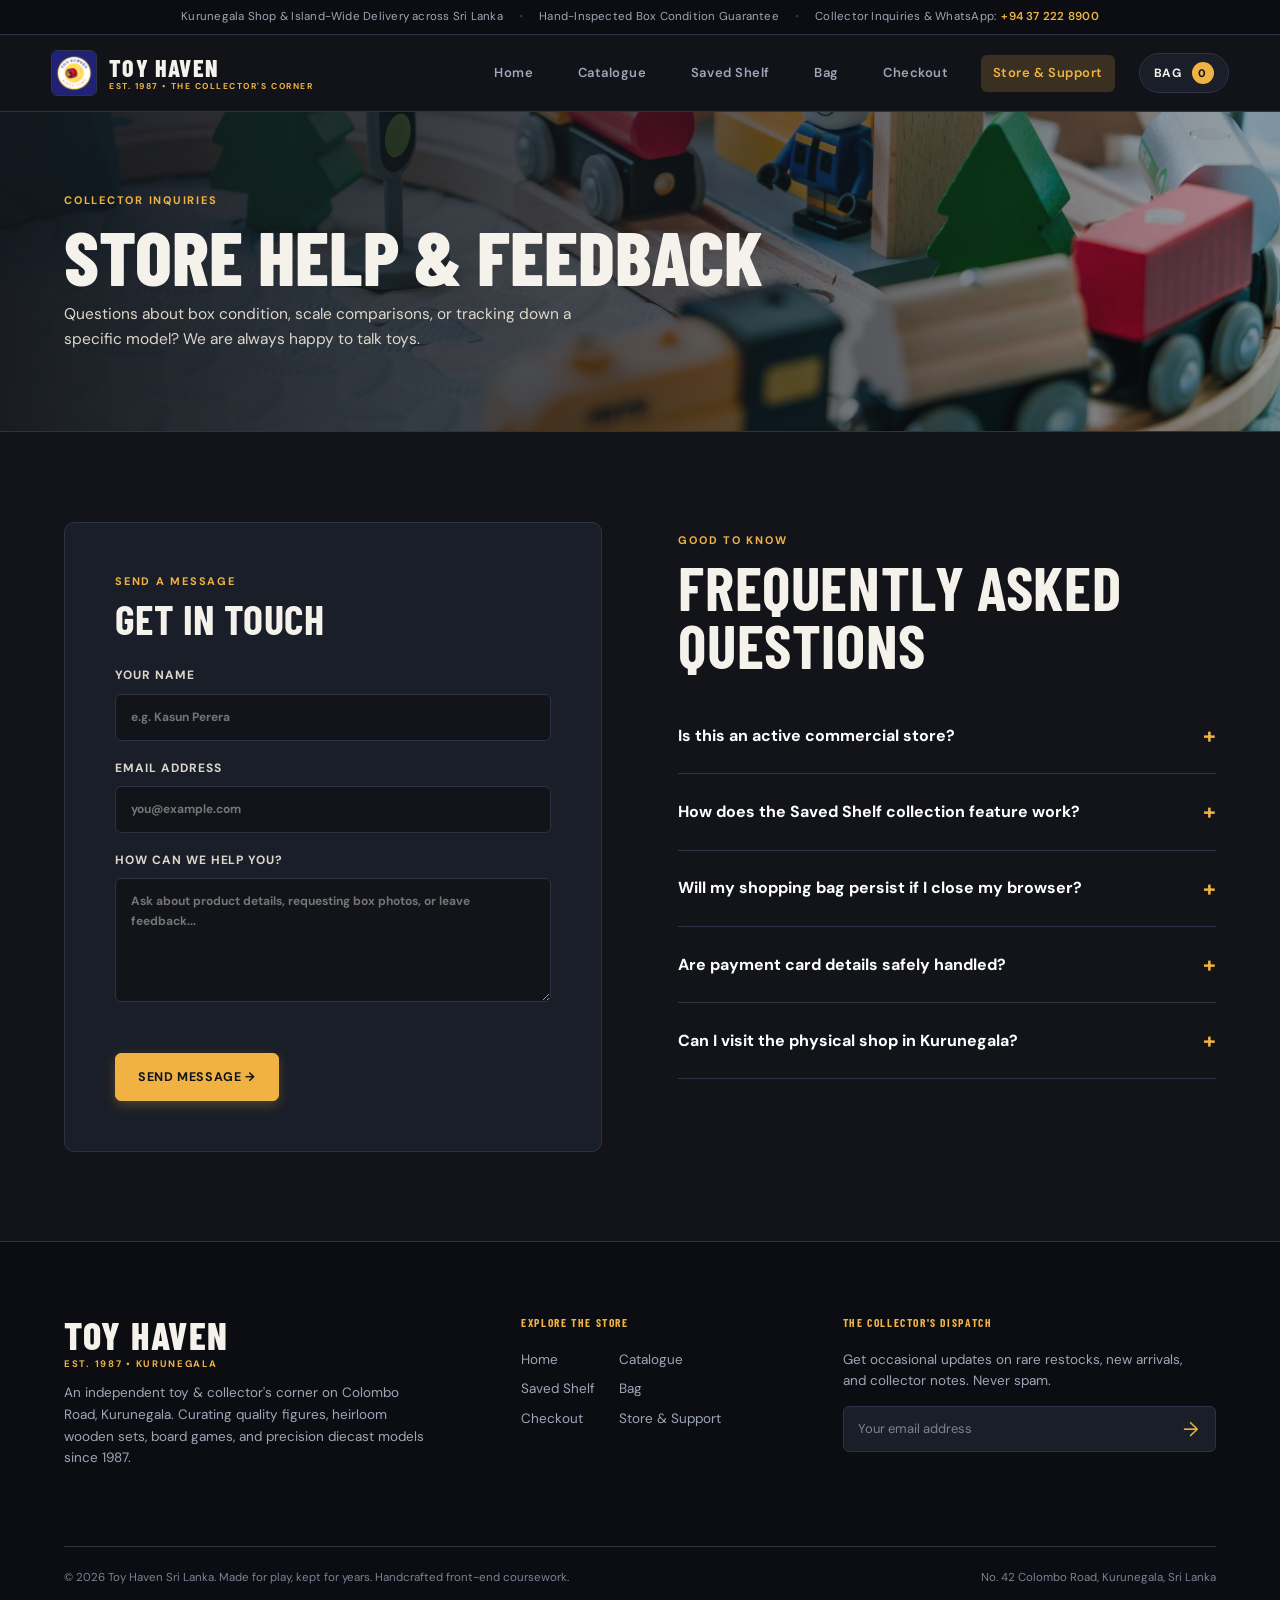
<file: support.html>
<!doctype html>
<html lang="en">
  <head>
    <meta charset="utf-8">
    <meta name="viewport" content="width=device-width, initial-scale=1">
    <meta name="theme-color" content="#12141a">
    <meta name="description" content="Contact Toy Haven in Kurunegala. Get help with product questions, box condition checks, or order simulations.">
    <title>Store &amp; Support | Toy Haven &bull; Est. 1987</title>

    <link rel="icon" type="image/png" href="assets/favicon.png">
    <link rel="manifest" href="manifest.webmanifest">
    <link rel="stylesheet" href="style.css">

    <script src="products-data.js" defer></script>
    <script src="script.js" defer></script>
  </head>

  <body data-page="support">
    <a class="skip-link" href="#main">Skip to main content</a>

    <!-- Top Announcement Strip -->
    <aside class="top-announcement" aria-label="Store announcement">
      <div class="announcement-inner">
        <span>Kurunegala Shop &amp; Island-Wide Delivery across Sri Lanka</span>
        <span class="announcement-divider" aria-hidden="true">&bull;</span>
        <span>Hand-Inspected Box Condition Guarantee</span>
        <span class="announcement-divider" aria-hidden="true">&bull;</span>
        <span>Collector Inquiries &amp; WhatsApp: <strong>+94 37 222 8900</strong></span>
      </div>
    </aside>

    <!-- Site Header -->
    <header class="site-header">
      <div class="header-inner">
        <a class="brand" href="index.html" aria-label="Toy Haven Home">
          <img src="assets/logo.png" alt="Toy Haven emblem" width="46" height="46">
          <span>
            TOY HAVEN
            <small>Est. 1987 &bull; The Collector's Corner</small>
          </span>
        </a>

        <button class="menu-toggle" type="button" aria-expanded="false" aria-controls="main-nav" aria-label="Open navigation menu">
          <span></span>
          <span></span>
          <span></span>
        </button>

        <nav class="main-nav" id="main-nav" aria-label="Main navigation">
          <a href="index.html">Home</a>
          <a href="products.html">Catalogue</a>
          <a href="wishlist.html">Saved Shelf</a>
          <a href="cart.html">Bag</a>
          <a href="checkout.html">Checkout</a>
          <a href="support.html" class="active" aria-current="page">Store &amp; Support</a>
        </nav>

        <a class="header-cart" href="cart.html" aria-label="View shopping bag">
          <span>Bag</span>
          <strong id="cart-count">0</strong>
        </a>
      </div>
    </header>

    <main id="main">
      <!-- Support Banner -->
      <section class="page-banner support-banner" aria-label="Support banner">
        <div>
          <span class="eyebrow">Collector Inquiries</span>
          <h1>Store Help &amp; Feedback</h1>
          <p>Questions about box condition, scale comparisons, or tracking down a specific model? We are always happy to talk toys.</p>
        </div>
      </section>

      <!-- Support Form & FAQ -->
      <section class="section-wrap support-layout">
        <!-- Contact Form -->
        <div class="form-card">
          <span class="eyebrow">Send a Message</span>
          <h2>Get in Touch</h2>

          <form id="feedback-form" novalidate>
            <label>
              Your Name
              <input name="name" autocomplete="name" required minlength="2" placeholder="e.g. Kasun Perera">
            </label>

            <label>
              Email Address
              <input name="email" type="email" autocomplete="email" required placeholder="you@example.com">
            </label>

            <label>
              How Can We Help You?
              <textarea name="message" required minlength="10" rows="5" placeholder="Ask about product details, requesting box photos, or leave feedback..."></textarea>
            </label>

            <p class="form-message" id="feedback-message" role="status"></p>

            <button type="submit" class="button button-light">Send Message &rarr;</button>
          </form>
        </div>

        <!-- FAQ Accordion -->
        <section class="faq" aria-label="Frequently asked questions">
          <span class="eyebrow">Good to Know</span>
          <h2>Frequently Asked Questions</h2>

          <div class="faq-item">
            <button type="button" aria-expanded="false">Is this an active commercial store? <span>+</span></button>
            <div class="faq-answer" hidden>Toy Haven is a front-end coursework demonstration project. Bag items, orders, and messages are securely handled inside your browser's localStorage.</div>
          </div>

          <div class="faq-item">
            <button type="button" aria-expanded="false">How does the Saved Shelf collection feature work? <span>+</span></button>
            <div class="faq-answer" hidden>Tap the heart icon on any product card to save it. On the Saved Shelf page, you can categorize items as 'Interested', 'Owned', or 'Not Interested' to manage your collection.</div>
          </div>

          <div class="faq-item">
            <button type="button" aria-expanded="false">Will my shopping bag persist if I close my browser? <span>+</span></button>
            <div class="faq-answer" hidden>Yes! Your bag contents are saved in this browser until you clear the bag or submit the demo checkout form.</div>
          </div>

          <div class="faq-item">
            <button type="button" aria-expanded="false">Are payment card details safely handled? <span>+</span></button>
            <div class="faq-answer" hidden>The payment selection is a simulated educational flow. We never ask for, collect, or transmit real credit or debit card details.</div>
          </div>

          <div class="faq-item">
            <button type="button" aria-expanded="false">Can I visit the physical shop in Kurunegala? <span>+</span></button>
            <div class="faq-answer" hidden>Yes! Our physical showcase is located at No. 42 Colombo Road, Kurunegala, open Tuesday through Sunday from 9:30 AM to 6:30 PM.</div>
          </div>
        </section>
      </section>
    </main>

    <!-- Site Footer -->
    <footer class="site-footer">
      <div class="footer-grid">
        <div>
          <a class="footer-brand" href="index.html">TOY HAVEN<span>EST. 1987 &bull; KURUNEGALA</span></a>
          <p>An independent toy &amp; collector's corner on Colombo Road, Kurunegala. Curating quality figures, heirloom wooden sets, board games, and precision diecast models since 1987.</p>
        </div>

        <div>
          <h2>Explore the Store</h2>
          <nav aria-label="Footer navigation">
            <a href="index.html">Home</a>
            <a href="products.html">Catalogue</a>
            <a href="wishlist.html">Saved Shelf</a>
            <a href="cart.html">Bag</a>
            <a href="checkout.html">Checkout</a>
            <a href="support.html">Store &amp; Support</a>
          </nav>
        </div>

        <div>
          <h2>The Collector's Dispatch</h2>
          <p>Get occasional updates on rare restocks, new arrivals, and collector notes. Never spam.</p>
          <form id="newsletter-form" novalidate>
            <label for="newsletter-email" class="sr-only">Email address</label>
            <div class="newsletter-input">
              <input id="newsletter-email" name="email" type="email" placeholder="Your email address" required>
              <button type="submit" aria-label="Subscribe to newsletter">&rarr;</button>
            </div>
            <p class="form-message" id="newsletter-message" role="status"></p>
          </form>
        </div>
      </div>

      <div class="footer-bottom">
        <span>&copy; 2026 Toy Haven Sri Lanka. Made for play, kept for years. Handcrafted front-end coursework.</span>
        <span>No. 42 Colombo Road, Kurunegala, Sri Lanka</span>
      </div>
    </footer>

    <!-- Toast Notification -->
    <div class="toast" id="toast" role="status" aria-live="polite"></div>
  </body>
</html>
</file>
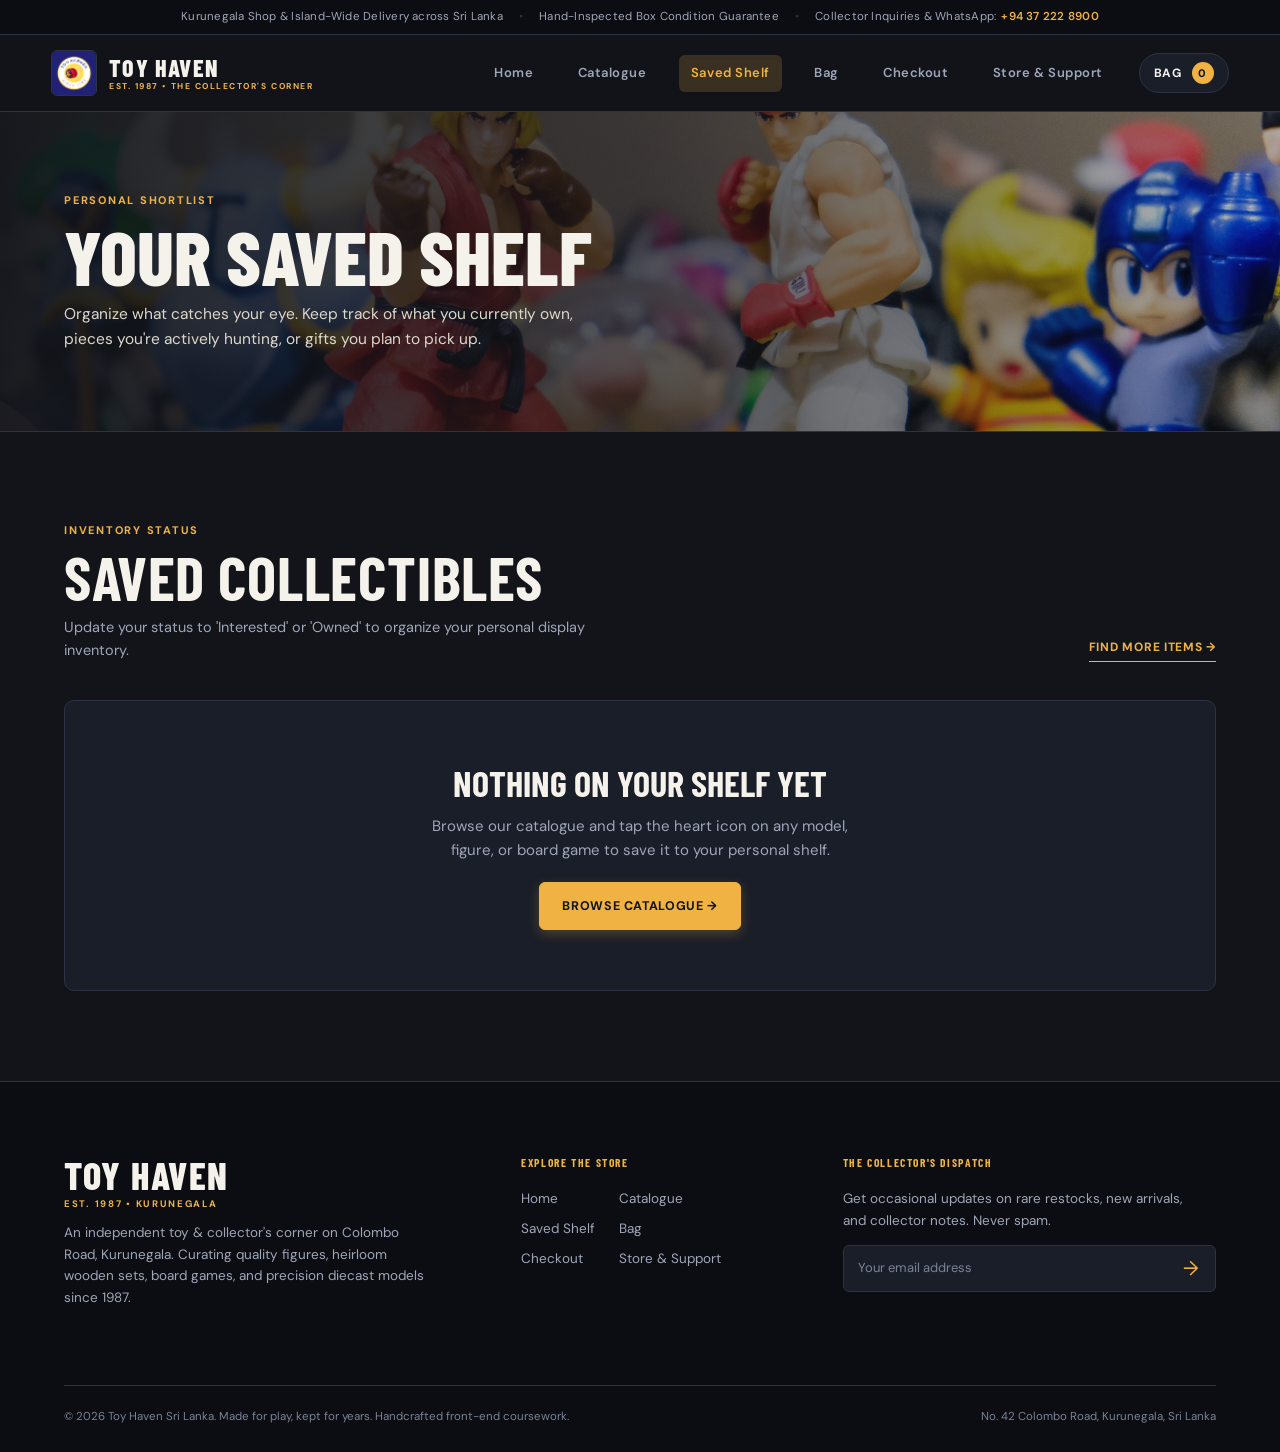
<file: wishlist.html>
<!doctype html>
<html lang="en">
  <head>
    <meta charset="utf-8">
    <meta name="viewport" content="width=device-width, initial-scale=1">
    <meta name="theme-color" content="#12141a">
    <meta name="description" content="Manage your personal toy collection and wishlist at Toy Haven. Track owned items, interested figures, and wishlists.">
    <title>Saved Shelf | Toy Haven &bull; Est. 1987</title>

    <link rel="icon" type="image/png" href="assets/favicon.png">
    <link rel="manifest" href="manifest.webmanifest">
    <link rel="stylesheet" href="style.css">

    <script src="products-data.js" defer></script>
    <script src="script.js" defer></script>
  </head>

  <body data-page="wishlist">
    <a class="skip-link" href="#main">Skip to main content</a>

    <!-- Top Announcement Strip -->
    <aside class="top-announcement" aria-label="Store announcement">
      <div class="announcement-inner">
        <span>Kurunegala Shop &amp; Island-Wide Delivery across Sri Lanka</span>
        <span class="announcement-divider" aria-hidden="true">&bull;</span>
        <span>Hand-Inspected Box Condition Guarantee</span>
        <span class="announcement-divider" aria-hidden="true">&bull;</span>
        <span>Collector Inquiries &amp; WhatsApp: <strong>+94 37 222 8900</strong></span>
      </div>
    </aside>

    <!-- Site Header -->
    <header class="site-header">
      <div class="header-inner">
        <a class="brand" href="index.html" aria-label="Toy Haven Home">
          <img src="assets/logo.png" alt="Toy Haven emblem" width="46" height="46">
          <span>
            TOY HAVEN
            <small>Est. 1987 &bull; The Collector's Corner</small>
          </span>
        </a>

        <button class="menu-toggle" type="button" aria-expanded="false" aria-controls="main-nav" aria-label="Open navigation menu">
          <span></span>
          <span></span>
          <span></span>
        </button>

        <nav class="main-nav" id="main-nav" aria-label="Main navigation">
          <a href="index.html">Home</a>
          <a href="products.html">Catalogue</a>
          <a href="wishlist.html" class="active" aria-current="page">Saved Shelf</a>
          <a href="cart.html">Bag</a>
          <a href="checkout.html">Checkout</a>
          <a href="support.html">Store &amp; Support</a>
        </nav>

        <a class="header-cart" href="cart.html" aria-label="View shopping bag">
          <span>Bag</span>
          <strong id="cart-count">0</strong>
        </a>
      </div>
    </header>

    <main id="main">
      <!-- Collection Banner -->
      <section class="page-banner collection-banner" aria-label="Collection banner">
        <div>
          <span class="eyebrow">Personal Shortlist</span>
          <h1>Your Saved Shelf</h1>
          <p>Organize what catches your eye. Keep track of what you currently own, pieces you're actively hunting, or gifts you plan to pick up.</p>
        </div>
      </section>

      <!-- Wishlist Section -->
      <section class="section-wrap">
        <div class="section-heading">
          <div>
            <span class="eyebrow">Inventory Status</span>
            <h2>Saved Collectibles</h2>
            <p class="section-subtext">Update your status to 'Interested' or 'Owned' to organize your personal display inventory.</p>
          </div>
          <a class="text-link" href="products.html">Find more items &rarr;</a>
        </div>

        <!-- Rendered by script.js -->
        <div class="product-grid" id="wishlist-grid"></div>

        <div id="wishlist-empty" class="empty-panel" hidden>
          <h3>Nothing on your shelf yet</h3>
          <p>Browse our catalogue and tap the heart icon on any model, figure, or board game to save it to your personal shelf.</p>
          <a class="button button-light" href="products.html">Browse Catalogue &rarr;</a>
        </div>
      </section>
    </main>

    <!-- Site Footer -->
    <footer class="site-footer">
      <div class="footer-grid">
        <div>
          <a class="footer-brand" href="index.html">TOY HAVEN<span>EST. 1987 &bull; KURUNEGALA</span></a>
          <p>An independent toy &amp; collector's corner on Colombo Road, Kurunegala. Curating quality figures, heirloom wooden sets, board games, and precision diecast models since 1987.</p>
        </div>

        <div>
          <h2>Explore the Store</h2>
          <nav aria-label="Footer navigation">
            <a href="index.html">Home</a>
            <a href="products.html">Catalogue</a>
            <a href="wishlist.html">Saved Shelf</a>
            <a href="cart.html">Bag</a>
            <a href="checkout.html">Checkout</a>
            <a href="support.html">Store &amp; Support</a>
          </nav>
        </div>

        <div>
          <h2>The Collector's Dispatch</h2>
          <p>Get occasional updates on rare restocks, new arrivals, and collector notes. Never spam.</p>
          <form id="newsletter-form" novalidate>
            <label for="newsletter-email" class="sr-only">Email address</label>
            <div class="newsletter-input">
              <input id="newsletter-email" name="email" type="email" placeholder="Your email address" required>
              <button type="submit" aria-label="Subscribe to newsletter">&rarr;</button>
            </div>
            <p class="form-message" id="newsletter-message" role="status"></p>
          </form>
        </div>
      </div>

      <div class="footer-bottom">
        <span>&copy; 2026 Toy Haven Sri Lanka. Made for play, kept for years. Handcrafted front-end coursework.</span>
        <span>No. 42 Colombo Road, Kurunegala, Sri Lanka</span>
      </div>
    </footer>

    <!-- Toast Notification -->
    <div class="toast" id="toast" role="status" aria-live="polite"></div>
  </body>
</html>
</file>
<file: style.css>
/* ==========================================================================
   TOY HAVEN - STYLESHEET
   Independent Toy & Collector's Corner | Established 1987 in Kurunegala
   Handcrafted Front-End Coursework Project (HTML5 / CSS3 / Vanilla JS)
   ========================================================================== */

/* --------------------------------------------------------------------------
   1. FONTS & DESIGN TOKENS
   -------------------------------------------------------------------------- */
@import url('https://fonts.googleapis.com/css2?family=Barlow+Condensed:ital,wght@0,500;0,600;0,700;0,800;1,600&family=Fraunces:ital,opsz,wght@0,9..144,500;0,9..144,600;0,9..144,700;1,9..144,400;1,9..144,600&family=DM+Sans:ital,wght@0,400;0,500;0,600;0,700;1,400&display=swap');

:root {
  color-scheme: dark;

  /* Warm Collector Palette (Replacing sterile cyberpunk with warm artisanal tones) */
  --bg: #12141a;
  --bg-deep: #0b0d12;
  --bg-soft: #171b24;
  --panel: #1a1e28;
  --panel2: #222736;
  --panel-hover: #232838;
  --line: #2d3345;
  --line-light: rgba(255, 255, 255, 0.08);

  /* Typography Colors */
  --ink: #f5f2eb;
  --ink-soft: #dcd7cb;
  --muted: #9fa6b8;
  --muted-soft: #7a8296;

  /* Accent Colors (Warm amber gold & collector hues) */
  --yellow: #f0b343; /* Kept variable name for backward-compatibility with existing scripts */
  --amber: #f0b343;
  --amber-hover: #f9c766;
  --amber-glow: rgba(240, 179, 67, 0.18);
  --red: #e25555;
  --emerald: #3ca374;
  --emerald-bg: rgba(60, 163, 116, 0.15);
  --terracotta: #d9694b;

  /* Typography Families */
  --font: 'DM Sans', -apple-system, BlinkMacSystemFont, 'Segoe UI', Roboto, sans-serif;
  --font-serif: 'Fraunces', Georgia, serif;
  --display: 'Barlow Condensed', 'Arial Narrow', Impact, sans-serif;

  /* Tactile Curves & Shadows */
  --radius-sm: 6px;
  --radius: 10px;
  --radius-lg: 14px;
  --radius-full: 9999px;
  --shadow-sm: 0 2px 8px rgba(0, 0, 0, 0.25);
  --shadow: 0 8px 24px rgba(0, 0, 0, 0.35);
  --shadow-lg: 0 16px 40px rgba(0, 0, 0, 0.5);
}

/* --------------------------------------------------------------------------
   2. BASE RESET & GLOBAL DEFAULTS
   -------------------------------------------------------------------------- */
* {
  box-sizing: border-box;
}

html {
  scroll-behavior: smooth;
}

body {
  margin: 0;
  background: var(--bg);
  color: var(--ink);
  font-family: var(--font);
  font-size: 15px;
  line-height: 1.6;
  -webkit-font-smoothing: antialiased;
  -moz-osx-font-smoothing: grayscale;
}

button,
input,
textarea,
select {
  font: inherit;
}

button {
  cursor: pointer;
}

a {
  color: inherit;
  text-decoration: none;
}

img {
  max-width: 100%;
  display: block;
}

h1, h2, h3, h4, p {
  margin-top: 0;
}

h1, h2, h3 {
  line-height: 1.08;
  font-family: var(--display);
}

em {
  font-style: normal;
  color: var(--amber);
}

:focus-visible {
  outline: 2px solid var(--amber);
  outline-offset: 3px;
}

.sr-only {
  position: absolute;
  width: 1px;
  height: 1px;
  padding: 0;
  margin: -1px;
  overflow: hidden;
  clip: rect(0, 0, 0, 0);
  white-space: nowrap;
  border: 0;
}

.skip-link {
  position: absolute;
  left: 1rem;
  top: -5rem;
  z-index: 100;
  background: var(--amber);
  color: #12141a;
  padding: 0.6rem 1rem;
  font-weight: 700;
  border-radius: var(--radius-sm);
  transition: top 0.2s;
}

.skip-link:focus {
  top: 1rem;
}

[hidden] {
  display: none !important;
}

/* --------------------------------------------------------------------------
   3. TOP ANNOUNCEMENT STRIP
   -------------------------------------------------------------------------- */
.top-announcement {
  background: var(--bg-deep);
  border-bottom: 1px solid var(--line);
  color: var(--muted);
  font-size: 11.5px;
  padding: 8px clamp(16px, 3vw, 40px);
  letter-spacing: 0.02em;
}

.announcement-inner {
  max-width: 1440px;
  margin: 0 auto;
  display: flex;
  justify-content: center;
  align-items: center;
  gap: 16px;
  flex-wrap: wrap;
}

.announcement-inner span {
  display: inline-flex;
  align-items: center;
  gap: 5px;
}

.announcement-inner strong {
  color: var(--amber);
  font-weight: 600;
}

.announcement-divider {
  color: var(--line);
  user-select: none;
}

/* --------------------------------------------------------------------------
   4. SITE HEADER & NAVIGATION
   -------------------------------------------------------------------------- */
.site-header {
  position: sticky;
  top: 0;
  z-index: 40;
  background: rgba(18, 20, 26, 0.94);
  border-bottom: 1px solid var(--line);
  backdrop-filter: blur(14px);
  -webkit-backdrop-filter: blur(14px);
}

.header-inner {
  max-width: 1560px;
  margin: auto;
  min-height: 76px;
  padding: 0 clamp(18px, 4vw, 64px);
  display: flex;
  align-items: center;
  gap: 24px;
}

.brand {
  display: flex;
  align-items: center;
  gap: 12px;
  margin-right: auto;
  font: 800 24px/1 var(--display);
  letter-spacing: 0.05em;
  white-space: nowrap;
  transition: opacity 0.2s;
}

.brand:hover {
  opacity: 0.9;
}

.brand img {
  width: 46px;
  height: 46px;
  object-fit: cover;
  border-radius: var(--radius-sm);
  border: 1px solid var(--line);
  background: var(--panel);
}

.brand span {
  display: flex;
  flex-direction: column;
  gap: 3px;
}

.brand small {
  display: block;
  color: var(--amber);
  font: 700 8.5px/1 var(--font);
  letter-spacing: 0.18em;
  text-transform: uppercase;
}

.main-nav {
  display: flex;
  align-items: center;
  gap: clamp(8px, 1.6vw, 24px);
}

.main-nav a {
  font-size: 13px;
  font-weight: 600;
  letter-spacing: 0.04em;
  color: var(--muted);
  padding: 8px 12px;
  border-radius: var(--radius-sm);
  transition: color 0.2s, background-color 0.2s;
}

.main-nav a:hover {
  color: var(--ink);
  background: rgba(255, 255, 255, 0.04);
}

.main-nav .active {
  color: var(--amber);
  background: var(--amber-glow);
}

.header-cart {
  display: flex;
  gap: 10px;
  align-items: center;
  font-weight: 700;
  font-size: 12px;
  letter-spacing: 0.06em;
  text-transform: uppercase;
  padding: 8px 14px;
  background: var(--panel);
  border: 1px solid var(--line);
  border-radius: var(--radius-full);
  transition: border-color 0.2s, transform 0.2s;
}

.header-cart:hover {
  border-color: var(--amber);
  transform: translateY(-1px);
}

.header-cart strong {
  display: grid;
  place-items: center;
  background: var(--amber);
  color: #12141a;
  min-width: 22px;
  height: 22px;
  border-radius: 50%;
  font-size: 11px;
  font-weight: 800;
}

.menu-toggle {
  display: none;
  background: none;
  border: 1px solid var(--line);
  border-radius: var(--radius-sm);
  width: 40px;
  height: 40px;
  padding: 9px;
}

.menu-toggle span {
  display: block;
  background: var(--ink);
  height: 2px;
  margin: 5px 0;
  border-radius: 2px;
  transition: transform 0.25s, opacity 0.25s;
}

/* --------------------------------------------------------------------------
   5. BUTTONS & ACCENTS
   -------------------------------------------------------------------------- */
.button {
  display: inline-flex;
  align-items: center;
  justify-content: center;
  gap: 12px;
  padding: 13px 22px;
  min-height: 48px;
  border-radius: var(--radius-sm);
  font-size: 12.5px;
  font-weight: 700;
  letter-spacing: 0.05em;
  text-transform: uppercase;
  transition: background-color 0.2s, border-color 0.2s, color 0.2s, transform 0.2s, box-shadow 0.2s;
  border: 1px solid transparent;
}

.button:hover {
  transform: translateY(-2px);
}

.button-light,
.button-primary {
  background: var(--amber);
  color: #12141a;
  border-color: var(--amber);
  box-shadow: 0 4px 12px rgba(240, 179, 67, 0.25);
}

.button-light:hover,
.button-primary:hover {
  background: var(--amber-hover);
  border-color: var(--amber-hover);
  box-shadow: 0 6px 18px rgba(240, 179, 67, 0.35);
}

.button-outline {
  background: transparent;
  color: var(--ink);
  border: 1px solid var(--line);
}

.button-outline:hover {
  border-color: var(--amber);
  color: var(--amber);
  background: var(--amber-glow);
}

.full-width {
  width: 100%;
  margin-top: 15px;
}

.disabled {
  opacity: 0.5;
  cursor: not-allowed;
  pointer-events: none;
}

.subtle-button {
  background: transparent;
  border: 0;
  color: var(--muted);
  text-decoration: underline;
  font-size: 12px;
  padding: 4px;
}

.subtle-button:hover {
  color: var(--amber);
}

/* --------------------------------------------------------------------------
   6. HERO SECTION & CAROUSEL
   -------------------------------------------------------------------------- */
.hero {
  height: min(720px, calc(100svh - 115px));
  min-height: 560px;
  position: relative;
  overflow: hidden;
}

.hero-slide {
  position: absolute;
  inset: 0;
  background-image: var(--hero-image);
  background-size: cover;
  background-position: center;
  opacity: 0;
  transform: scale(1.04);
  transition: opacity 0.85s ease, transform 6.5s ease-out;
}

.hero-slide.is-active {
  opacity: 1;
  transform: scale(1);
}

.hero-shade {
  position: absolute;
  inset: 0;
  background:
    linear-gradient(90deg, rgba(14, 16, 22, 0.96) 0%, rgba(14, 16, 22, 0.74) 48%, rgba(14, 16, 22, 0.25) 100%),
    linear-gradient(0deg, rgba(14, 16, 22, 0.8) 0%, transparent 40%);
}

.hero-content {
  position: relative;
  z-index: 2;
  max-width: 1560px;
  margin: auto;
  padding: clamp(90px, 12vw, 170px) clamp(20px, 5vw, 80px) 120px;
}

.hero-tag {
  display: inline-flex;
  align-items: center;
  gap: 6px;
  background: rgba(240, 179, 67, 0.12);
  border: 1px solid rgba(240, 179, 67, 0.35);
  color: var(--amber);
  font-size: 11px;
  font-weight: 700;
  letter-spacing: 0.12em;
  padding: 6px 12px;
  border-radius: var(--radius-full);
  margin-bottom: 20px;
  text-transform: uppercase;
}

.hero h1 {
  font: 800 clamp(52px, 7.5vw, 115px) / 0.92 var(--display);
  letter-spacing: 0.02em;
  text-transform: uppercase;
  margin: 16px 0 20px;
  max-width: 820px;
}

.hero-content > p:not(.eyebrow):not(.hero-tag) {
  font-size: clamp(15px, 1.25vw, 18px);
  line-height: 1.6;
  max-width: 520px;
  color: var(--ink-soft);
  margin-bottom: 28px;
}

.hero-btn-group {
  display: flex;
  align-items: center;
  gap: 14px;
  flex-wrap: wrap;
}

.hero-controls {
  position: absolute;
  z-index: 4;
  bottom: 30px;
  left: clamp(20px, 5vw, 80px);
  display: flex;
  align-items: center;
  gap: 16px;
  font: 700 12px var(--font);
  letter-spacing: 0.08em;
  background: rgba(14, 16, 22, 0.7);
  backdrop-filter: blur(8px);
  padding: 8px 16px;
  border-radius: var(--radius-full);
  border: 1px solid var(--line);
}

.hero-controls button {
  background: transparent;
  border: 1px solid var(--line);
  color: #fff;
  width: 32px;
  height: 32px;
  border-radius: 50%;
  display: grid;
  place-items: center;
  transition: background-color 0.2s, border-color 0.2s;
}

.hero-controls button:hover {
  background: var(--amber);
  border-color: var(--amber);
  color: #12141a;
}

.hero-progress {
  height: 3px;
  width: 80px;
  background: rgba(255, 255, 255, 0.15);
  border-radius: 3px;
  overflow: hidden;
}

.hero-progress span {
  display: block;
  height: 100%;
  background: var(--amber);
  transition: width 0.3s ease;
}

/* --------------------------------------------------------------------------
   7. TRUST & COLLECTOR ASSURANCE STRIP
   -------------------------------------------------------------------------- */
.trust-strip {
  background: var(--bg-soft);
  border-top: 1px solid var(--line);
  border-bottom: 1px solid var(--line);
  padding: 34px clamp(20px, 5vw, 80px);
}

.trust-grid {
  max-width: 1560px;
  margin: auto;
  display: grid;
  grid-template-columns: repeat(4, 1fr);
  gap: 24px;
}

.trust-item {
  display: flex;
  align-items: flex-start;
  gap: 14px;
}

.trust-icon {
  font-size: 24px;
  line-height: 1;
  background: var(--panel);
  border: 1px solid var(--line);
  padding: 10px;
  border-radius: var(--radius-sm);
  flex-shrink: 0;
}

.trust-item strong {
  display: block;
  font-size: 13.5px;
  font-weight: 700;
  color: var(--ink);
  margin-bottom: 4px;
}

.trust-item p {
  color: var(--muted);
  font-size: 12.5px;
  line-height: 1.45;
  margin: 0;
}

/* Fallback for legacy intro-strip */
.intro-strip {
  display: flex;
  align-items: center;
  justify-content: space-between;
  gap: 20px;
  padding: 18px clamp(20px, 5vw, 78px);
  background: var(--panel);
  border-bottom: 1px solid var(--line);
  color: var(--ink);
}

.intro-strip span {
  font-size: 11px;
  font-weight: 700;
  color: var(--amber);
  letter-spacing: 0.1em;
}

.intro-strip p {
  font: 700 clamp(16px, 2vw, 24px) / 1 var(--display);
  margin: 0;
  text-transform: uppercase;
}

/* --------------------------------------------------------------------------
   8. SECTION WRAPPERS & HEADINGS
   -------------------------------------------------------------------------- */
.section-wrap {
  max-width: 1560px;
  margin: auto;
  padding: clamp(60px, 7vw, 100px) clamp(20px, 5vw, 80px);
}

.section-heading {
  display: flex;
  align-items: flex-end;
  justify-content: space-between;
  gap: 24px;
  margin-bottom: 38px;
}

.eyebrow {
  text-transform: uppercase;
  letter-spacing: 0.16em;
  font-size: 11px;
  font-weight: 700;
  color: var(--amber);
  margin-bottom: 8px;
  display: block;
}

.section-heading h2,
.editorial-copy h2,
.daily-feature h2,
.faq h2,
.form-card h2,
.community-section h2 {
  font: 700 clamp(38px, 4.8vw, 76px) / 0.95 var(--display);
  text-transform: uppercase;
  letter-spacing: 0.01em;
  margin: 0;
}

.section-subtext {
  color: var(--muted);
  font-size: 14.5px;
  max-width: 560px;
  margin: 10px 0 0;
}

.text-link {
  font-size: 12px;
  font-weight: 700;
  letter-spacing: 0.06em;
  text-transform: uppercase;
  color: var(--amber);
  border-bottom: 1px solid var(--amber);
  padding-bottom: 4px;
  white-space: nowrap;
  transition: opacity 0.2s, transform 0.2s;
}

.text-link:hover {
  opacity: 0.85;
}

/* --------------------------------------------------------------------------
   9. PRODUCT CARDS & GRID
   -------------------------------------------------------------------------- */
.product-grid {
  display: grid;
  grid-template-columns: repeat(4, minmax(0, 1fr));
  gap: 20px;
}

.product-card {
  position: relative;
  background: var(--panel);
  border: 1px solid var(--line);
  border-radius: var(--radius);
  overflow: hidden;
  transition: transform 0.25s ease, border-color 0.25s ease, box-shadow 0.25s ease;
  display: flex;
  flex-direction: column;
}

.product-card:hover {
  transform: translateY(-5px);
  border-color: rgba(240, 179, 67, 0.4);
  box-shadow: var(--shadow);
}

.card-media {
  position: relative;
  width: 100%;
  aspect-ratio: 1 / 0.92;
  background: var(--panel2);
  overflow: hidden;
}

.card-image {
  display: block;
  width: 100%;
  height: 100%;
  border: 0;
  padding: 0;
  background: transparent;
  overflow: hidden;
}

.card-image img {
  width: 100%;
  height: 100%;
  object-fit: cover;
  transition: transform 0.45s ease;
}

.product-card:hover .card-image img {
  transform: scale(1.06);
}

.card-badge {
  position: absolute;
  top: 12px;
  left: 12px;
  z-index: 2;
  background: var(--amber);
  color: #12141a;
  font-size: 10px;
  font-weight: 800;
  letter-spacing: 0.08em;
  text-transform: uppercase;
  padding: 4px 9px;
  border-radius: 4px;
  box-shadow: 0 2px 8px rgba(0, 0, 0, 0.3);
}

.wish-button {
  position: absolute;
  top: 12px;
  right: 12px;
  z-index: 2;
  width: 36px;
  height: 36px;
  background: rgba(18, 20, 26, 0.85);
  border: 1px solid rgba(255, 255, 255, 0.15);
  color: #fff;
  font-size: 20px;
  line-height: 1;
  border-radius: 50%;
  display: grid;
  place-items: center;
  backdrop-filter: blur(6px);
  transition: background-color 0.2s, color 0.2s, transform 0.2s;
}

.wish-button:hover {
  transform: scale(1.1);
  border-color: var(--amber);
}

.wish-button.is-saved {
  color: var(--red);
  border-color: var(--red);
}

.card-info {
  padding: 18px 20px 20px;
  display: flex;
  flex-direction: column;
  flex-grow: 1;
}

.card-header-meta {
  display: flex;
  align-items: center;
  justify-content: space-between;
  gap: 8px;
  margin-bottom: 6px;
}

.card-header-meta .eyebrow {
  margin: 0;
  font-size: 10px;
  color: var(--muted);
}

.card-tag {
  font-size: 10px;
  color: var(--amber);
  background: var(--amber-glow);
  padding: 2px 6px;
  border-radius: 4px;
  white-space: nowrap;
}

.product-name {
  background: none;
  border: 0;
  color: var(--ink);
  text-align: left;
  font: 700 clamp(22px, 1.8vw, 30px) / 1.05 var(--display);
  text-transform: uppercase;
  padding: 0;
  display: block;
  margin: 6px 0 10px;
  transition: color 0.2s;
}

.product-name:hover {
  color: var(--amber);
}

.card-rating {
  display: flex;
  align-items: center;
  gap: 6px;
  font-size: 11.5px;
  color: var(--muted);
  margin-bottom: 16px;
}

.card-rating .stars {
  color: #f7b731;
  letter-spacing: 2px;
  font-size: 12px;
}

.card-rating .rating-num {
  font-weight: 700;
  color: var(--ink);
}

.card-bottom {
  display: flex;
  justify-content: space-between;
  align-items: center;
  gap: 12px;
  margin-top: auto;
  padding-top: 14px;
  border-top: 1px solid var(--line);
}

.price-wrap {
  display: flex;
  flex-direction: column;
}

.price-label {
  font-size: 9.5px;
  text-transform: uppercase;
  letter-spacing: 0.08em;
  color: var(--muted-soft);
}

.card-bottom strong {
  font-size: 16px;
  font-weight: 700;
  color: var(--ink);
}

.add-button {
  border: 1px solid var(--amber);
  background: var(--amber-glow);
  color: var(--amber);
  font-size: 11px;
  font-weight: 800;
  padding: 8px 14px;
  border-radius: var(--radius-sm);
  white-space: nowrap;
  letter-spacing: 0.06em;
  transition: background-color 0.2s, color 0.2s, transform 0.2s;
}

.add-button:hover {
  background: var(--amber);
  color: #12141a;
  transform: translateY(-2px);
}

/* --------------------------------------------------------------------------
   10. FOUNDER'S EDITORIAL STORY ("A NOTE FROM THE SHOP FLOOR")
   -------------------------------------------------------------------------- */
.feature-editorial {
  display: grid;
  grid-template-columns: 1.05fr 0.95fr;
  min-height: 580px;
  background: var(--bg-soft);
  border-top: 1px solid var(--line);
  border-bottom: 1px solid var(--line);
}

.editorial-image {
  background: url('assets/ryan-quintal-Rt0fXXXvf4w-unsplash.jpg') center / cover;
  position: relative;
}

.editorial-badge {
  position: absolute;
  bottom: 30px;
  left: 30px;
  background: rgba(18, 20, 26, 0.92);
  border: 1px solid var(--line);
  padding: 16px 20px;
  border-radius: var(--radius);
  backdrop-filter: blur(10px);
}

.editorial-badge span {
  display: block;
  font-size: 10px;
  text-transform: uppercase;
  letter-spacing: 0.14em;
  color: var(--muted);
}

.editorial-badge strong {
  display: block;
  font: 800 32px/1 var(--display);
  color: var(--amber);
  margin: 3px 0;
}

.editorial-badge small {
  display: block;
  font-size: 11px;
  color: var(--ink-soft);
}

.editorial-copy {
  padding: clamp(50px, 7vw, 100px);
  align-self: center;
}

.editorial-copy p:not(.eyebrow) {
  color: var(--ink-soft);
  font-size: 15.5px;
  line-height: 1.75;
  margin: 18px 0;
}

.founder-signature {
  margin: 28px 0 32px;
  padding-left: 18px;
  border-left: 2px solid var(--amber);
}

.signature-name {
  display: block;
  font-family: var(--font-serif);
  font-size: 18px;
  font-style: italic;
  color: var(--amber);
}

.signature-role {
  display: block;
  font-size: 11.5px;
  color: var(--muted);
  text-transform: uppercase;
  letter-spacing: 0.08em;
  margin-top: 4px;
}

.editorial-actions {
  display: flex;
  gap: 14px;
  flex-wrap: wrap;
}

/* --------------------------------------------------------------------------
   11. CATEGORY GRID ("SHOP BY OBSESSION")
   -------------------------------------------------------------------------- */
.category-grid {
  display: grid;
  grid-template-columns: repeat(4, 1fr);
  gap: 16px;
}

.category-card,
.category-grid a {
  min-height: 360px;
  position: relative;
  background:
    linear-gradient(0deg, rgba(14, 16, 22, 0.96) 0%, rgba(14, 16, 22, 0.6) 45%, rgba(14, 16, 22, 0.15) 100%),
    var(--category-image) center / cover;
  padding: 24px;
  display: flex;
  flex-direction: column;
  justify-content: flex-end;
  border-radius: var(--radius);
  border: 1px solid var(--line);
  overflow: hidden;
  transition: transform 0.25s, border-color 0.25s;
}

.category-card:hover,
.category-grid a:hover {
  transform: translateY(-4px);
  border-color: var(--amber);
}

.category-pill,
.category-grid span {
  font-size: 10px;
  letter-spacing: 0.12em;
  color: var(--amber);
  font-weight: 700;
  text-transform: uppercase;
  background: rgba(240, 179, 67, 0.15);
  padding: 4px 8px;
  border-radius: 4px;
  align-self: flex-start;
  margin-bottom: 8px;
}

.category-card strong,
.category-grid strong {
  font: 700 32px / 1 var(--display);
  text-transform: uppercase;
  color: var(--ink);
  margin-bottom: 6px;
}

.category-card p {
  font-size: 12.5px;
  color: var(--ink-soft);
  line-height: 1.4;
  margin: 0 0 14px;
}

.category-action {
  font-size: 11.5px;
  font-weight: 700;
  text-transform: uppercase;
  color: var(--amber);
  display: inline-flex;
  align-items: center;
  gap: 4px;
}

.category-grid b {
  display: none;
}

/* --------------------------------------------------------------------------
   12. DAILY FEATURE ("TODAY'S SPOTLIGHT")
   -------------------------------------------------------------------------- */
.daily-feature {
  min-height: 480px;
  background:
    linear-gradient(90deg, #12141a 0%, rgba(18, 20, 26, 0.92) 50%, rgba(18, 20, 26, 0.35) 100%),
    url('assets/wu-yi-1MQZq-1diGY-unsplash.jpg') center / cover;
  display: flex;
  align-items: center;
  padding: 80px clamp(20px, 6vw, 100px);
  border-top: 1px solid var(--line);
  border-bottom: 1px solid var(--line);
}

.daily-card-inner {
  max-width: 580px;
  background: rgba(26, 30, 40, 0.88);
  border: 1px solid var(--line);
  border-radius: var(--radius-lg);
  padding: 34px;
  backdrop-filter: blur(14px);
}

.daily-badge {
  display: inline-block;
  background: var(--amber-glow);
  border: 1px solid rgba(240, 179, 67, 0.3);
  color: var(--amber);
  font-size: 10px;
  font-weight: 800;
  letter-spacing: 0.12em;
  text-transform: uppercase;
  padding: 4px 10px;
  border-radius: var(--radius-full);
  margin-bottom: 14px;
}

.daily-feature h3 {
  font: 700 clamp(28px, 3.5vw, 44px) / 1.05 var(--display);
  text-transform: uppercase;
  margin: 0 0 10px;
}

.daily-feature p {
  color: var(--ink-soft);
  font-size: 15px;
  line-height: 1.6;
  margin-bottom: 18px;
}

.daily-collector-quote {
  background: rgba(18, 20, 26, 0.6);
  border-left: 2px solid var(--amber);
  padding: 12px 16px;
  border-radius: 0 var(--radius-sm) var(--radius-sm) 0;
  font-size: 13px;
  color: var(--muted);
  font-style: italic;
  margin-bottom: 22px;
}

.daily-collector-quote span {
  font-style: normal;
  font-weight: 700;
  color: var(--amber);
  margin-right: 4px;
}

.daily-bottom {
  display: flex;
  align-items: center;
  justify-content: space-between;
  gap: 16px;
}

.daily-price {
  font-size: 24px;
  font-weight: 800;
  color: var(--amber);
}

/* --------------------------------------------------------------------------
   13. COMMUNITY TESTIMONIALS
   -------------------------------------------------------------------------- */
.review-aggregate-badge {
  display: flex;
  align-items: center;
  gap: 8px;
  background: var(--panel);
  border: 1px solid var(--line);
  padding: 8px 16px;
  border-radius: var(--radius-full);
}

.review-aggregate-badge .stars {
  color: #f7b731;
}

.review-aggregate-badge strong {
  color: var(--ink);
  font-size: 13px;
}

.review-aggregate-badge small {
  color: var(--muted);
  font-size: 11px;
}

.testimonials-grid {
  display: grid;
  grid-template-columns: repeat(3, 1fr);
  gap: 20px;
}

.testimonial-card {
  background: var(--panel);
  border: 1px solid var(--line);
  border-radius: var(--radius);
  padding: 28px;
  display: flex;
  flex-direction: column;
  transition: transform 0.2s, border-color 0.2s;
}

.testimonial-card:hover {
  transform: translateY(-3px);
  border-color: rgba(240, 179, 67, 0.35);
}

.testimonial-stars {
  color: #f7b731;
  font-size: 14px;
  letter-spacing: 2px;
  margin-bottom: 14px;
}

.testimonial-card blockquote {
  margin: 0 0 20px;
  font-size: 14px;
  line-height: 1.65;
  color: var(--ink-soft);
  flex-grow: 1;
}

.testimonial-author {
  display: flex;
  align-items: center;
  gap: 12px;
  padding-top: 16px;
  border-top: 1px solid var(--line);
}

.avatar {
  width: 38px;
  height: 38px;
  border-radius: 50%;
  background: var(--amber);
  color: #12141a;
  font-weight: 800;
  font-size: 13px;
  display: grid;
  place-items: center;
  flex-shrink: 0;
}

.testimonial-author strong {
  display: block;
  font-size: 13px;
  color: var(--ink);
}

.testimonial-author span {
  display: block;
  font-size: 11px;
  color: var(--muted);
}

/* --------------------------------------------------------------------------
   14. STORE LOCATION & VISITING CARD
   -------------------------------------------------------------------------- */
.store-location-wrap {
  padding-top: 0;
}

.store-location-card {
  background: var(--bg-soft);
  border: 1px solid var(--line);
  border-radius: var(--radius-lg);
  display: grid;
  grid-template-columns: 1.4fr 1fr;
  overflow: hidden;
}

.location-details {
  padding: clamp(30px, 5vw, 55px);
}

.location-details h2 {
  font-size: clamp(32px, 3.8vw, 52px);
  margin-bottom: 12px;
}

.location-details > p {
  color: var(--ink-soft);
  font-size: 15px;
  margin-bottom: 28px;
  max-width: 580px;
}

.store-specs-grid {
  display: grid;
  grid-template-columns: repeat(2, 1fr);
  gap: 20px;
}

.spec-block strong {
  display: block;
  font-size: 13px;
  color: var(--amber);
  margin-bottom: 4px;
}

.spec-block span {
  font-size: 12.5px;
  color: var(--muted);
  line-height: 1.5;
}

.store-quote-box {
  background: var(--panel);
  border-left: 1px solid var(--line);
  padding: clamp(30px, 5vw, 55px);
  display: flex;
  flex-direction: column;
  justify-content: center;
}

.quote-stamp {
  align-self: flex-start;
  font-size: 10px;
  font-weight: 800;
  letter-spacing: 0.16em;
  color: var(--amber);
  border: 1px dashed var(--amber);
  padding: 4px 10px;
  border-radius: 4px;
  margin-bottom: 18px;
}

.store-quote-box p {
  font-family: var(--font-serif);
  font-style: italic;
  font-size: 19px;
  line-height: 1.6;
  color: var(--ink);
  margin-bottom: 14px;
}

.store-quote-box span {
  font-size: 12px;
  color: var(--muted);
  text-transform: uppercase;
  letter-spacing: 0.08em;
}

/* --------------------------------------------------------------------------
   15. PAGE BANNERS (PRODUCTS, COLLECTION, CART, ETC.)
   -------------------------------------------------------------------------- */
.page-banner {
  min-height: 320px;
  display: flex;
  align-items: flex-end;
  padding: 60px clamp(20px, 5vw, 80px);
  background:
    linear-gradient(90deg, rgba(18, 20, 26, 0.96) 0%, rgba(18, 20, 26, 0.72) 50%, rgba(18, 20, 26, 0.3) 100%),
    var(--banner) center / cover;
  border-bottom: 1px solid var(--line);
}

.page-banner > div {
  width: min(100%, 1560px);
  margin: auto;
}

.page-banner h1 {
  font: 800 clamp(48px, 6vw, 92px) / 0.92 var(--display);
  text-transform: uppercase;
  margin: 10px 0 12px;
}

.page-banner p:not(.eyebrow) {
  max-width: 560px;
  color: var(--ink-soft);
  font-size: 15.5px;
  margin: 0;
}

.shop-banner {
  --banner: url('assets/huy-hung-trinh-zoyBqT7ytLU-unsplash.jpg');
}

.collection-banner {
  --banner: url('assets/ryan-quintal-Rt0fXXXvf4w-unsplash.jpg');
}

.support-banner {
  --banner: url('assets/jerry-wang-qBrF1yu5Wys-unsplash.jpg');
}

.compact-banner {
  min-height: 220px;
  background: var(--bg-soft);
  border-bottom: 1px solid var(--line);
}

/* --------------------------------------------------------------------------
   16. PRODUCTS CATALOGUE & FILTERS
   -------------------------------------------------------------------------- */
.products-section {
  padding-top: 40px;
}

.toolbar {
  display: flex;
  justify-content: space-between;
  align-items: center;
  gap: 20px;
  flex-wrap: wrap;
  margin-bottom: 24px;
}

.filter-list {
  display: flex;
  gap: 8px;
  flex-wrap: wrap;
}

.filter {
  padding: 9px 15px;
  border: 1px solid var(--line);
  background: var(--panel);
  color: var(--muted);
  font-size: 12px;
  font-weight: 700;
  text-transform: uppercase;
  letter-spacing: 0.05em;
  border-radius: var(--radius-sm);
  transition: all 0.2s;
}

.filter:hover {
  color: var(--ink);
  border-color: rgba(255, 255, 255, 0.2);
}

.filter.active {
  background: var(--amber);
  border-color: var(--amber);
  color: #12141a;
}

.search-box {
  display: flex;
  align-items: center;
  background: var(--panel);
  border: 1px solid var(--line);
  border-radius: var(--radius-sm);
  padding: 0 14px;
  min-width: min(100%, 300px);
  transition: border-color 0.2s;
}

.search-box:focus-within {
  border-color: var(--amber);
}

.search-box input {
  background: transparent;
  border: 0;
  color: var(--ink);
  padding: 11px 0;
  width: 100%;
  outline: none;
  font-size: 13.5px;
}

.search-box input::placeholder {
  color: var(--muted-soft);
}

.search-box span {
  font-size: 18px;
  color: var(--muted);
}

.result-count {
  color: var(--muted);
  margin: 0 0 24px;
  font-size: 13px;
}

.empty-state,
.empty-panel {
  background: var(--panel);
  border: 1px solid var(--line);
  border-radius: var(--radius);
  padding: 60px 30px;
  text-align: center;
}

.empty-panel h3 {
  font: 700 36px var(--display);
  text-transform: uppercase;
  margin-bottom: 10px;
}

.empty-panel p {
  color: var(--muted);
  max-width: 440px;
  margin: 0 auto 20px;
}

/* --------------------------------------------------------------------------
   17. PRODUCT DETAILS DIALOG
   -------------------------------------------------------------------------- */
.product-dialog {
  padding: 0;
  border: 1px solid var(--line);
  border-radius: var(--radius-lg);
  background: var(--panel);
  color: var(--ink);
  max-width: min(880px, calc(100% - 32px));
  width: 100%;
  box-shadow: var(--shadow-lg);
  overflow: hidden;
}

.product-dialog::backdrop {
  background: rgba(11, 13, 18, 0.85);
  backdrop-filter: blur(6px);
}

.dialog-close {
  position: absolute;
  right: 14px;
  top: 14px;
  z-index: 5;
  background: var(--bg);
  color: #fff;
  border: 1px solid var(--line);
  height: 36px;
  width: 36px;
  border-radius: 50%;
  font-size: 22px;
  line-height: 1;
  display: grid;
  place-items: center;
  transition: background-color 0.2s, border-color 0.2s;
}

.dialog-close:hover {
  border-color: var(--amber);
  color: var(--amber);
}

.product-dialog #dialog-content {
  display: grid;
  grid-template-columns: 1.05fr 0.95fr;
}

.dialog-media {
  position: relative;
  background: var(--panel2);
}

.dialog-media img,
.product-dialog img {
  height: 100%;
  min-height: 400px;
  width: 100%;
  object-fit: cover;
}

.dialog-badge {
  top: 20px;
  left: 20px;
}

.dialog-info,
.product-dialog #dialog-content > div:not(.dialog-media) {
  padding: 40px 32px;
  display: flex;
  flex-direction: column;
  align-items: flex-start;
}

.product-dialog h2 {
  font: 700 clamp(32px, 3vw, 46px) / 1.05 var(--display);
  text-transform: uppercase;
  margin: 8px 0 10px;
}

.dialog-description,
.product-dialog p:not(.eyebrow) {
  color: var(--ink-soft);
  font-size: 14.5px;
  line-height: 1.6;
  margin-bottom: 20px;
}

.dialog-collector-specs {
  width: 100%;
  background: var(--bg-soft);
  border: 1px solid var(--line);
  border-radius: var(--radius-sm);
  padding: 12px 16px;
  margin-bottom: 24px;
}

.dialog-spec-item {
  display: flex;
  justify-content: space-between;
  font-size: 12px;
  padding: 6px 0;
}

.dialog-spec-item:not(:last-child) {
  border-bottom: 1px solid var(--line);
}

.dialog-spec-item span {
  color: var(--muted);
}

.dialog-spec-item strong {
  color: var(--ink);
}

.in-stock-note {
  color: var(--emerald) !important;
}

.dialog-price-row {
  display: flex;
  align-items: center;
  justify-content: space-between;
  width: 100%;
  gap: 16px;
  margin-top: auto;
  padding-top: 18px;
  border-top: 1px solid var(--line);
}

.dialog-price-row strong {
  font-size: 22px;
  color: var(--amber);
}

.dialog-assurance {
  margin-top: 14px;
  font-size: 11.5px;
  color: var(--muted);
}

/* --------------------------------------------------------------------------
   18. WISHLIST / SAVED SHELF
   -------------------------------------------------------------------------- */
.wishlist-entry {
  display: flex;
  flex-direction: column;
}

.wishlist-entry > label {
  display: flex;
  align-items: center;
  justify-content: space-between;
  background: var(--panel2);
  padding: 12px 16px;
  border-radius: 0 0 var(--radius) var(--radius);
  border: 1px solid var(--line);
  border-top: 0;
  color: var(--muted);
  font-size: 12px;
  gap: 10px;
}

.wishlist-entry select {
  background: var(--bg);
  color: var(--ink);
  border: 1px solid var(--line);
  border-radius: var(--radius-sm);
  padding: 6px 10px;
  font-size: 12px;
}

/* --------------------------------------------------------------------------
   19. CART & CHECKOUT LAYOUTS
   -------------------------------------------------------------------------- */
.cart-layout,
.checkout-layout {
  display: grid;
  grid-template-columns: minmax(0, 1.55fr) minmax(320px, 0.8fr);
  gap: 36px;
  align-items: flex-start;
}

.cart-title {
  display: flex;
  justify-content: space-between;
  align-items: center;
  border-bottom: 1px solid var(--line);
  padding-bottom: 18px;
  margin-bottom: 8px;
}

.cart-title h2,
.summary-panel h2 {
  font: 700 32px var(--display);
  text-transform: uppercase;
  margin: 0;
}

.cart-title span {
  font-size: 18px;
  color: var(--muted);
}

.cart-row {
  display: grid;
  grid-template-columns: 100px minmax(0, 1fr) auto auto;
  gap: 20px;
  align-items: center;
  padding: 22px 0;
  border-bottom: 1px solid var(--line);
}

.cart-row > img {
  width: 100px;
  height: 100px;
  object-fit: cover;
  border-radius: var(--radius-sm);
  border: 1px solid var(--line);
}

.cart-row h3 {
  font: 700 24px var(--display);
  text-transform: uppercase;
  margin: 4px 0 6px;
}

.cart-row p {
  color: var(--muted);
  font-size: 12.5px;
  margin: 0 0 8px;
}

.cart-row strong {
  white-space: nowrap;
  font-size: 16px;
}

.quantity {
  display: flex;
  align-items: center;
  border: 1px solid var(--line);
  border-radius: var(--radius-sm);
  overflow: hidden;
  background: var(--panel);
}

.quantity button {
  border: 0;
  background: transparent;
  color: #fff;
  font-size: 18px;
  width: 34px;
  height: 36px;
  transition: background-color 0.2s;
}

.quantity button:hover {
  background: var(--amber);
  color: #12141a;
}

.quantity span {
  min-width: 28px;
  text-align: center;
  font-size: 13.5px;
  font-weight: 700;
}

.summary-panel {
  background: var(--panel);
  border: 1px solid var(--line);
  border-radius: var(--radius);
  padding: 30px;
  position: sticky;
  top: 96px;
}

.summary-panel > div:not(#checkout-items) {
  display: flex;
  justify-content: space-between;
  gap: 10px;
  margin: 15px 0;
  font-size: 13.5px;
}

.summary-panel span,
.summary-panel > p:last-child {
  color: var(--muted);
  font-size: 12.5px;
}

.summary-panel strong {
  font-size: 14px;
  text-align: right;
}

.summary-panel hr {
  border: 0;
  border-top: 1px solid var(--line);
  margin: 20px 0;
}

.summary-panel .summary-total strong {
  font-size: 22px;
  color: var(--amber);
}

.checkout-line {
  display: flex;
  justify-content: space-between;
  gap: 20px;
  border-bottom: 1px solid var(--line);
  padding: 12px 0;
  font-size: 13px;
}

/* --------------------------------------------------------------------------
   20. FORMS & INPUT CONTROLS
   -------------------------------------------------------------------------- */
.form-card {
  background: var(--panel);
  padding: clamp(28px, 4vw, 50px);
  border: 1px solid var(--line);
  border-radius: var(--radius);
}

.form-card h2 {
  font-size: 42px;
  margin: 0 0 28px;
}

.form-card label {
  display: block;
  font-size: 12px;
  text-transform: uppercase;
  letter-spacing: 0.08em;
  font-weight: 700;
  margin: 18px 0;
  color: var(--ink-soft);
}

.form-card input:not([type=radio]),
.form-card textarea {
  display: block;
  margin-top: 8px;
  width: 100%;
  background: var(--bg);
  border: 1px solid var(--line);
  color: var(--ink);
  padding: 13px 15px;
  outline: 0;
  border-radius: var(--radius-sm);
  transition: border-color 0.2s;
}

.form-card input:focus,
.form-card textarea:focus {
  border-color: var(--amber);
}

.field-grid {
  display: grid;
  grid-template-columns: 1fr 1fr;
  gap: 16px;
}

.form-card fieldset {
  border: 0;
  padding: 0;
  margin: 24px 0;
}

.form-card legend {
  font-size: 12px;
  text-transform: uppercase;
  font-weight: 700;
  letter-spacing: 0.08em;
  color: var(--ink-soft);
  margin-bottom: 8px;
}

.form-card .radio-choice {
  display: flex;
  align-items: flex-start;
  gap: 12px;
  border: 1px solid var(--line);
  border-radius: var(--radius-sm);
  padding: 14px;
  margin: 10px 0;
  background: var(--bg-soft);
  cursor: pointer;
  transition: border-color 0.2s;
}

.form-card .radio-choice:hover {
  border-color: var(--amber);
}

.radio-choice input {
  accent-color: var(--amber);
  margin-top: 3px;
}

.radio-choice small {
  display: block;
  color: var(--muted);
  text-transform: none;
  letter-spacing: 0;
  margin-top: 2px;
  font-weight: normal;
}

.form-message {
  min-height: 20px;
  color: var(--amber);
  font-size: 12.5px;
}

.form-message.error {
  color: var(--red);
}

.success-panel {
  max-width: 680px;
  background: var(--panel);
  padding: 50px 30px;
  border: 1px solid var(--line);
  border-radius: var(--radius-lg);
  margin: 0 auto;
  text-align: center;
  animation: appear 0.4s ease;
}

.success-panel h2 {
  font: 700 clamp(42px, 5vw, 62px) var(--display);
  text-transform: uppercase;
}

.success-panel p:not(.eyebrow) {
  color: var(--muted);
  max-width: 440px;
  margin: 0 auto 24px;
}

.success-symbol {
  display: grid;
  place-items: center;
  width: 64px;
  height: 64px;
  margin: 0 auto 20px;
  background: var(--amber);
  color: #12141a;
  font-size: 32px;
  border-radius: 50%;
}

/* --------------------------------------------------------------------------
   21. SUPPORT PAGE & FAQ
   -------------------------------------------------------------------------- */
.support-layout {
  display: grid;
  grid-template-columns: 1fr 1fr;
  gap: clamp(32px, 6vw, 90px);
}

.faq {
  padding-top: 10px;
}

.faq h2 {
  margin-bottom: 24px;
}

.faq-item {
  border-bottom: 1px solid var(--line);
}

.faq-item button {
  width: 100%;
  display: flex;
  align-items: center;
  justify-content: space-between;
  gap: 15px;
  background: transparent;
  border: 0;
  color: #fff;
  text-align: left;
  padding: 20px 0;
  font-size: 16px;
  font-weight: 700;
  transition: color 0.2s;
}

.faq-item button:hover {
  color: var(--amber);
}

.faq-item button span {
  font-size: 22px;
  color: var(--amber);
}

.faq-answer {
  color: var(--ink-soft);
  padding: 0 0 22px;
  font-size: 14.5px;
  line-height: 1.65;
  max-width: 520px;
}

/* --------------------------------------------------------------------------
   22. SITE FOOTER
   -------------------------------------------------------------------------- */
.site-footer {
  background: var(--bg-deep);
  border-top: 1px solid var(--line);
  padding: 70px clamp(20px, 5vw, 80px) 25px;
}

.footer-grid {
  max-width: 1560px;
  margin: auto;
  display: grid;
  grid-template-columns: 1.2fr 0.8fr 1.1fr;
  gap: 50px;
}

.footer-brand {
  font: 800 38px var(--display);
  letter-spacing: 0.04em;
  display: inline-block;
  margin-bottom: 12px;
}

.footer-brand span {
  display: block;
  color: var(--amber);
  font: 700 9.5px var(--font);
  letter-spacing: 0.18em;
}

.footer-grid p {
  color: var(--muted);
  font-size: 13.5px;
  max-width: 360px;
  line-height: 1.6;
}

.footer-grid h2 {
  font-size: 11.5px;
  text-transform: uppercase;
  letter-spacing: 0.14em;
  color: var(--amber);
  margin: 4px 0 20px;
}

.footer-grid nav {
  display: grid;
  grid-template-columns: repeat(2, max-content);
  gap: 8px 24px;
}

.footer-grid nav a {
  font-size: 13.5px;
  color: var(--muted);
  transition: color 0.2s;
}

.footer-grid nav a:hover {
  color: var(--amber);
}

.newsletter-input {
  display: flex;
  background: var(--panel);
  border: 1px solid var(--line);
  border-radius: var(--radius-sm);
  overflow: hidden;
  margin-top: 12px;
  transition: border-color 0.2s;
}

.newsletter-input:focus-within {
  border-color: var(--amber);
}

.newsletter-input input {
  background: transparent;
  border: 0;
  color: #fff;
  min-width: 0;
  width: 100%;
  padding: 12px 14px;
  outline: none;
  font-size: 13px;
}

.newsletter-input input::placeholder {
  color: var(--muted-soft);
}

.newsletter-input button {
  background: transparent;
  border: 0;
  color: var(--amber);
  font-size: 20px;
  padding: 0 16px;
  transition: background-color 0.2s, color 0.2s;
}

.newsletter-input button:hover {
  background: var(--amber);
  color: #12141a;
}

.footer-bottom {
  max-width: 1560px;
  margin: 60px auto 0;
  padding-top: 22px;
  border-top: 1px solid var(--line);
  color: var(--muted-soft);
  font-size: 11.5px;
  display: flex;
  justify-content: space-between;
  gap: 20px;
}

/* --------------------------------------------------------------------------
   23. TOAST & ANIMATION REVEALS
   -------------------------------------------------------------------------- */
.toast {
  position: fixed;
  right: 24px;
  bottom: 24px;
  z-index: 90;
  background: var(--amber);
  color: #12141a;
  padding: 13px 20px;
  font-weight: 700;
  font-size: 13px;
  border-radius: var(--radius-sm);
  box-shadow: var(--shadow);
  transform: translateY(150%);
  opacity: 0;
  transition: transform 0.25s ease, opacity 0.25s ease;
}

.toast.show {
  opacity: 1;
  transform: translateY(0);
}

.reveal {
  opacity: 0;
  transform: translateY(22px);
  transition: opacity 0.5s ease, transform 0.5s ease;
}

.reveal.visible {
  opacity: 1;
  transform: none;
}

@keyframes appear {
  from {
    opacity: 0;
    transform: translateY(16px);
  }
  to {
    opacity: 1;
    transform: none;
  }
}

/* --------------------------------------------------------------------------
   24. RESPONSIVE BREAKPOINTS (TEST CASE 15 COMPLIANCE)
   -------------------------------------------------------------------------- */
@media (max-width: 1180px) {
  .product-grid {
    grid-template-columns: repeat(3, minmax(0, 1fr));
  }

  .category-grid {
    grid-template-columns: repeat(2, 1fr);
  }

  .trust-grid {
    grid-template-columns: repeat(2, 1fr);
  }

  .testimonials-grid {
    grid-template-columns: repeat(2, 1fr);
  }

  .store-location-card {
    grid-template-columns: 1fr;
  }

  .store-quote-box {
    border-left: 0;
    border-top: 1px solid var(--line);
  }
}

@media (max-width: 820px) {
  .header-inner {
    min-height: 68px;
  }

  .menu-toggle {
    display: block;
    order: 3;
  }

  .header-cart {
    order: 2;
    margin-left: auto;
  }

  .main-nav {
    display: none;
    position: absolute;
    top: 100%;
    left: 0;
    right: 0;
    background: var(--bg);
    border-bottom: 1px solid var(--line);
    padding: 16px 20px 24px;
    flex-direction: column;
    align-items: stretch;
    gap: 4px;
    box-shadow: var(--shadow);
  }

  .main-nav.open {
    display: flex;
  }

  .main-nav a {
    font-size: 14px;
    padding: 12px 14px;
    border-bottom: 1px solid var(--line-light);
  }

  .menu-toggle[aria-expanded=true] span:first-child {
    transform: translateY(7px) rotate(45deg);
  }

  .menu-toggle[aria-expanded=true] span:nth-child(2) {
    opacity: 0;
  }

  .menu-toggle[aria-expanded=true] span:last-child {
    transform: translateY(-7px) rotate(-45deg);
  }

  .hero {
    min-height: 580px;
  }

  .hero-content {
    padding-top: 120px;
  }

  .product-grid {
    grid-template-columns: repeat(2, minmax(0, 1fr));
  }

  .feature-editorial {
    grid-template-columns: 1fr;
  }

  .editorial-image {
    min-height: 360px;
  }

  .testimonials-grid {
    grid-template-columns: 1fr;
  }

  .cart-layout,
  .checkout-layout,
  .support-layout {
    grid-template-columns: 1fr;
  }

  .summary-panel {
    position: static;
  }

  .footer-grid {
    grid-template-columns: 1fr;
    gap: 36px;
  }
}

@media (max-width: 560px) {
  .top-announcement {
    display: none;
  }

  .brand img {
    width: 38px;
    height: 38px;
  }

  .brand {
    font-size: 19px;
  }

  .header-cart span {
    display: none;
  }

  .hero-content {
    padding: 100px 20px 90px;
  }

  .hero h1 {
    font-size: clamp(42px, 13vw, 68px);
  }

  .section-heading {
    flex-direction: column;
    align-items: flex-start;
  }

  .product-grid {
    gap: 12px;
  }

  .card-info {
    padding: 14px 12px 16px;
  }

  .product-name {
    font-size: 21px;
    margin: 4px 0 8px;
  }

  .card-bottom {
    flex-direction: column;
    align-items: flex-start;
  }

  .add-button {
    width: 100%;
    text-align: center;
  }

  .trust-grid {
    grid-template-columns: 1fr;
  }

  .category-grid {
    grid-template-columns: 1fr;
  }

  .store-specs-grid {
    grid-template-columns: 1fr;
  }

  .product-dialog #dialog-content {
    grid-template-columns: 1fr;
  }

  .product-dialog img {
    height: 220px;
    min-height: 220px;
  }

  .product-dialog #dialog-content > div:not(.dialog-media) {
    padding: 24px 20px;
  }

  .field-grid {
    grid-template-columns: 1fr;
    gap: 0;
  }

  .cart-row {
    grid-template-columns: 74px 1fr auto;
    gap: 12px;
  }

  .cart-row img {
    width: 74px;
    height: 80px;
  }

  .cart-row .quantity {
    grid-column: 2;
  }

  .cart-row > strong {
    grid-column: 3;
    grid-row: 2;
  }

  .footer-bottom {
    flex-direction: column;
    gap: 10px;
    margin-top: 36px;
  }
}

/* --------------------------------------------------------------------------
   25. ACCESSIBILITY: REDUCED MOTION SUPPORT
   -------------------------------------------------------------------------- */
@media (prefers-reduced-motion: reduce) {
  html {
    scroll-behavior: auto;
  }

  *,
  *::before,
  *::after {
    animation-duration: 0.01ms !important;
    transition-duration: 0.01ms !important;
  }

  .reveal {
    opacity: 1;
    transform: none;
  }
}
</file>
